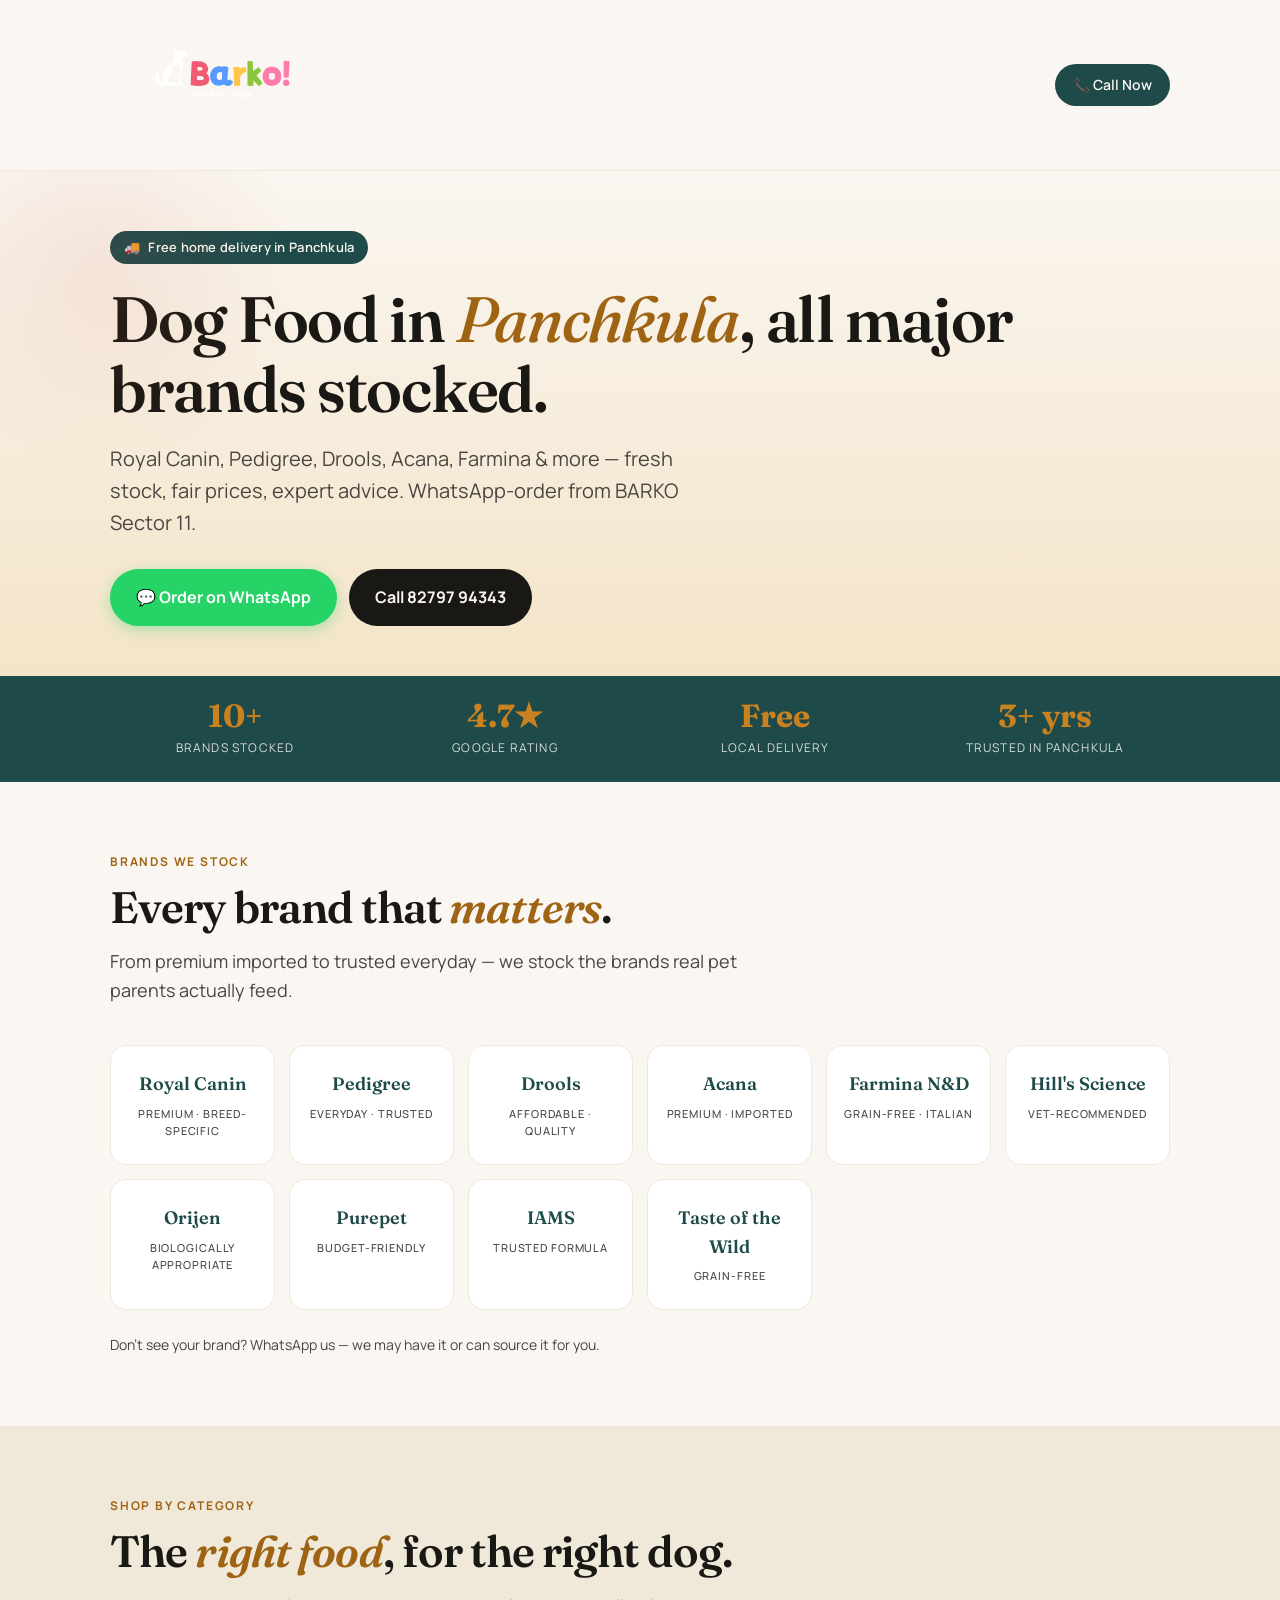
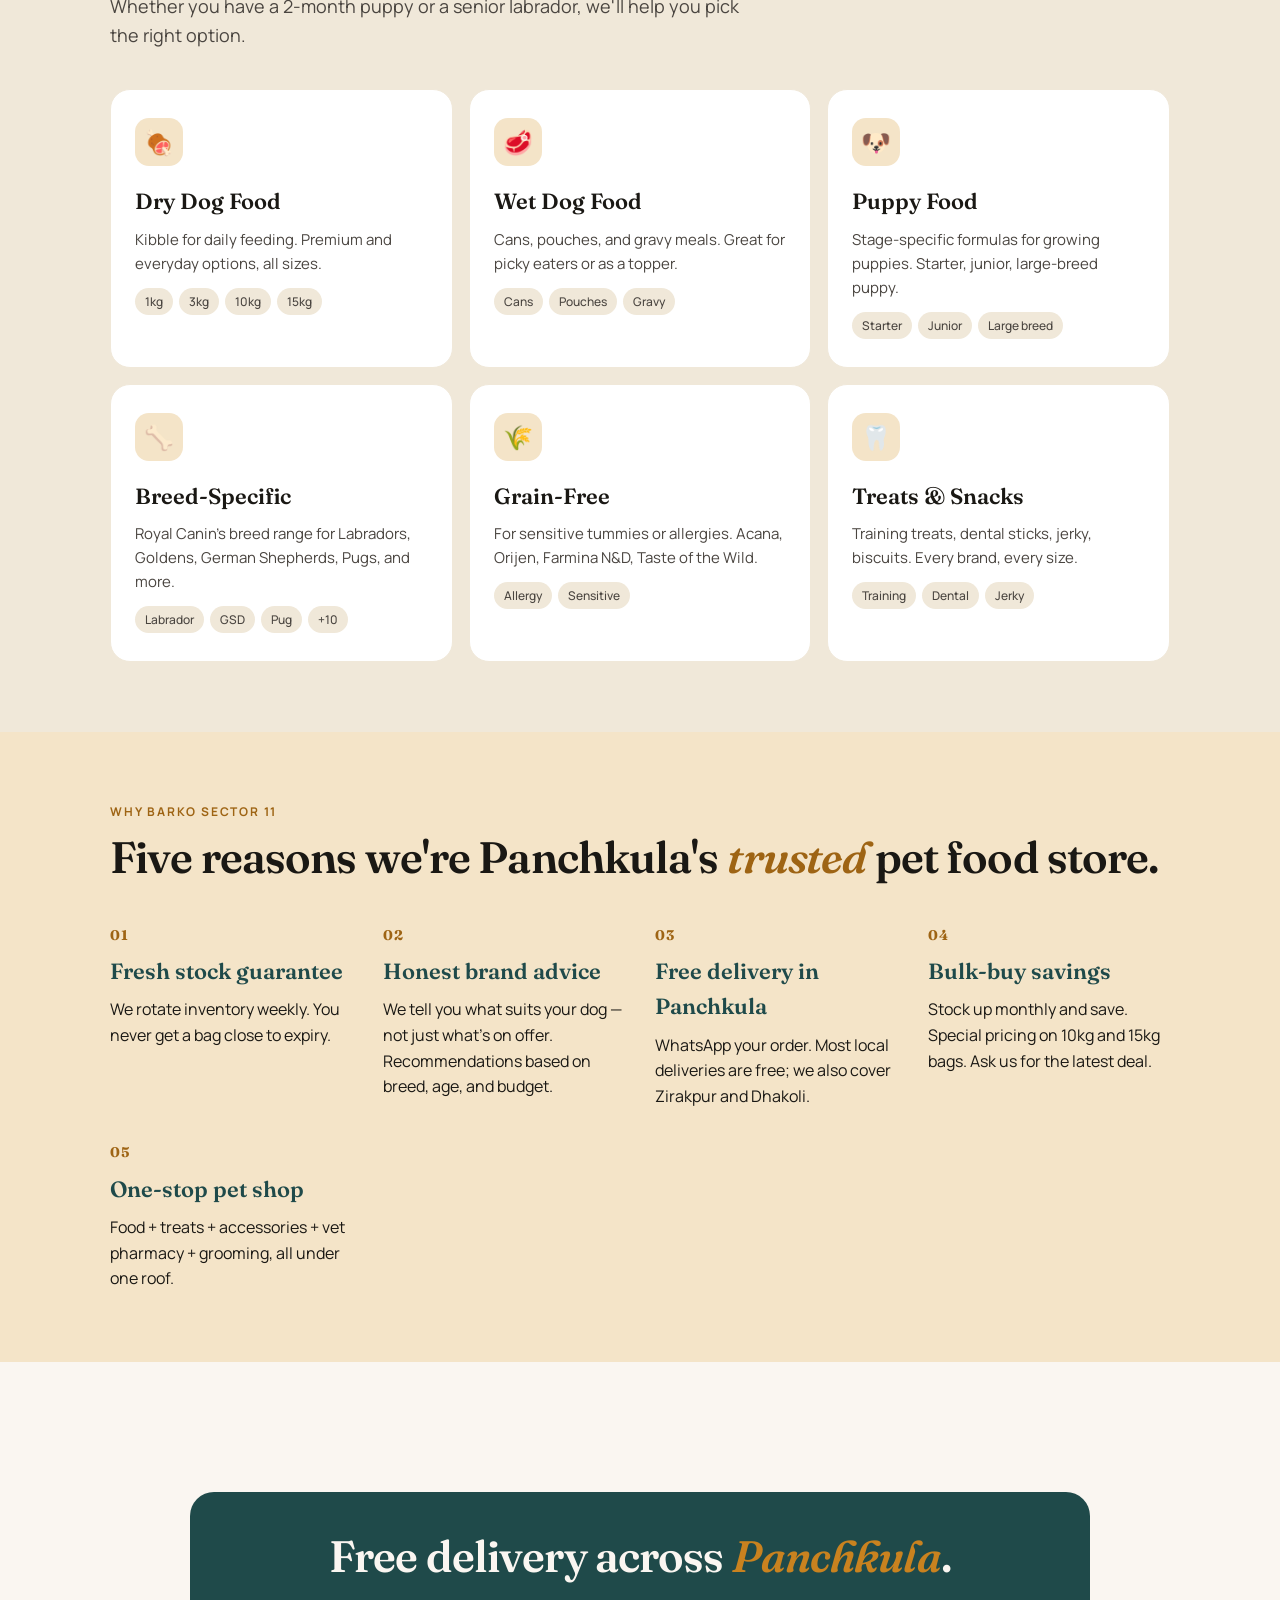
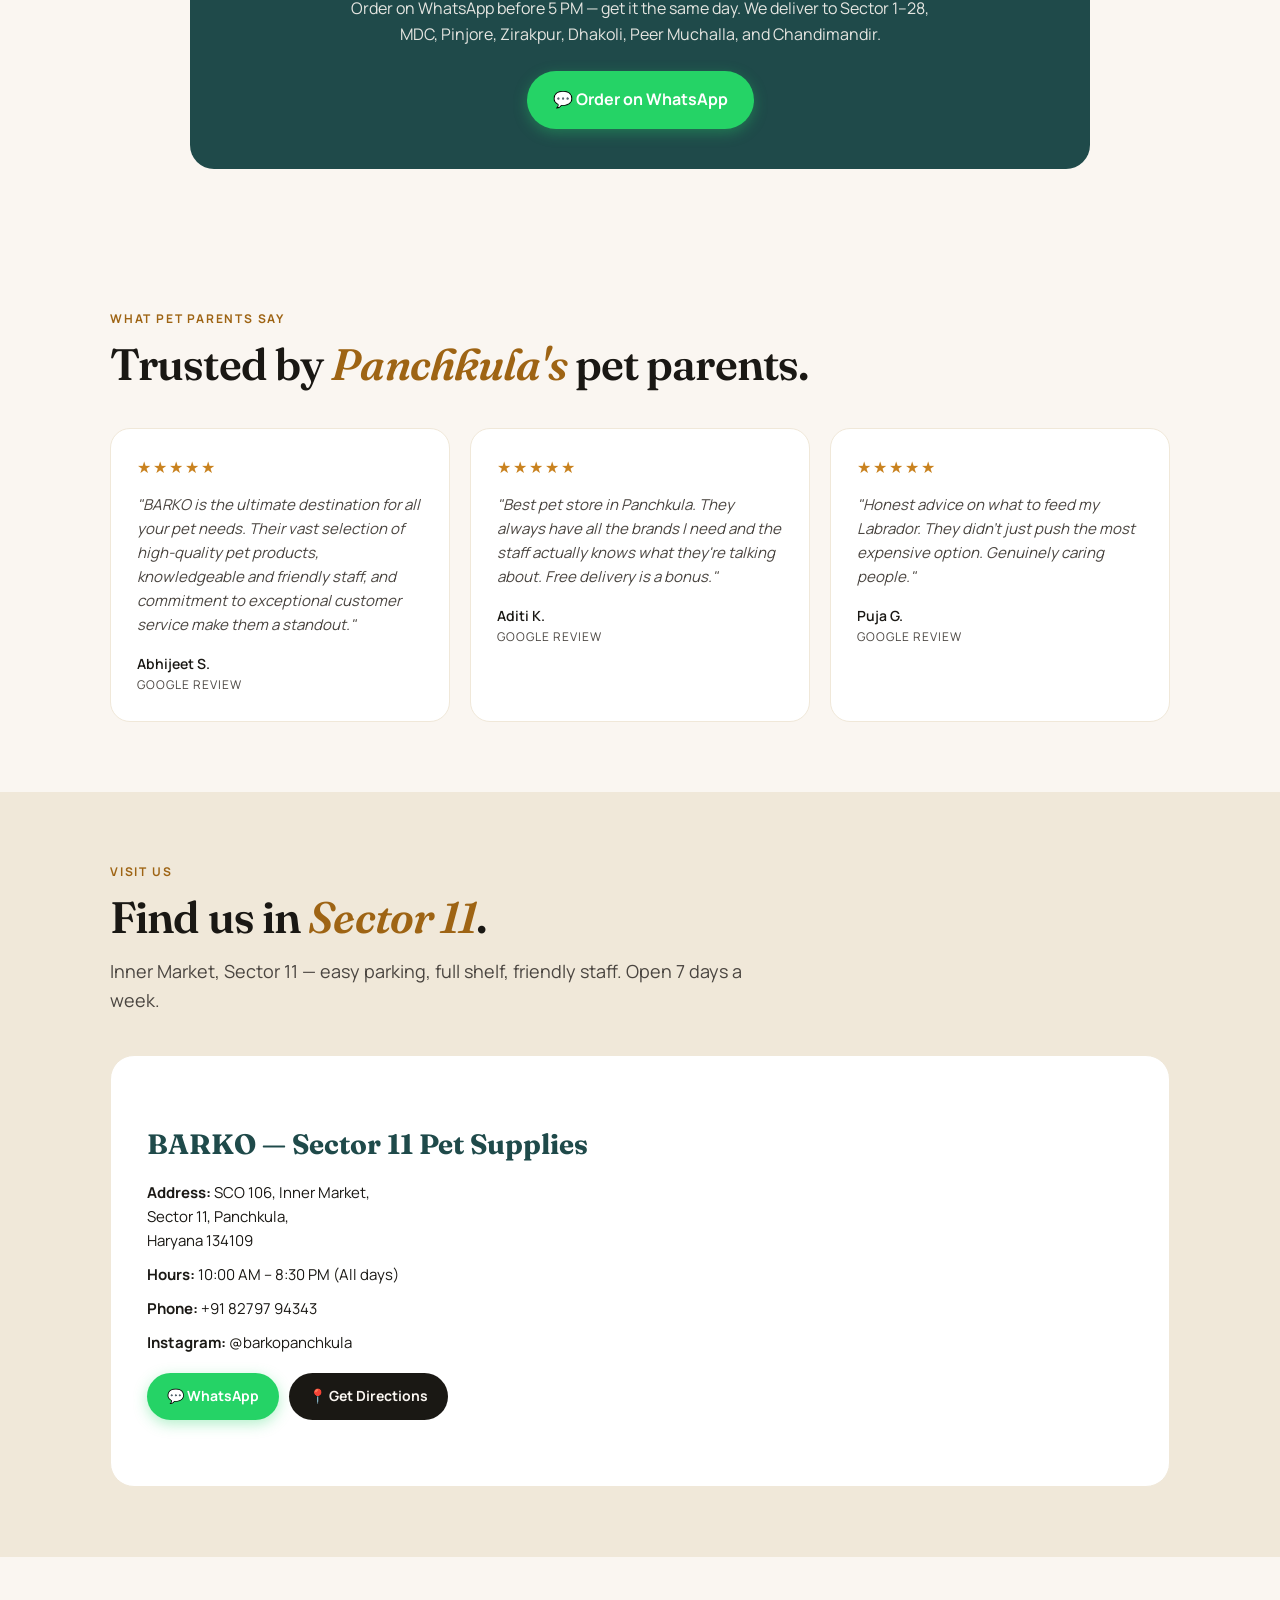
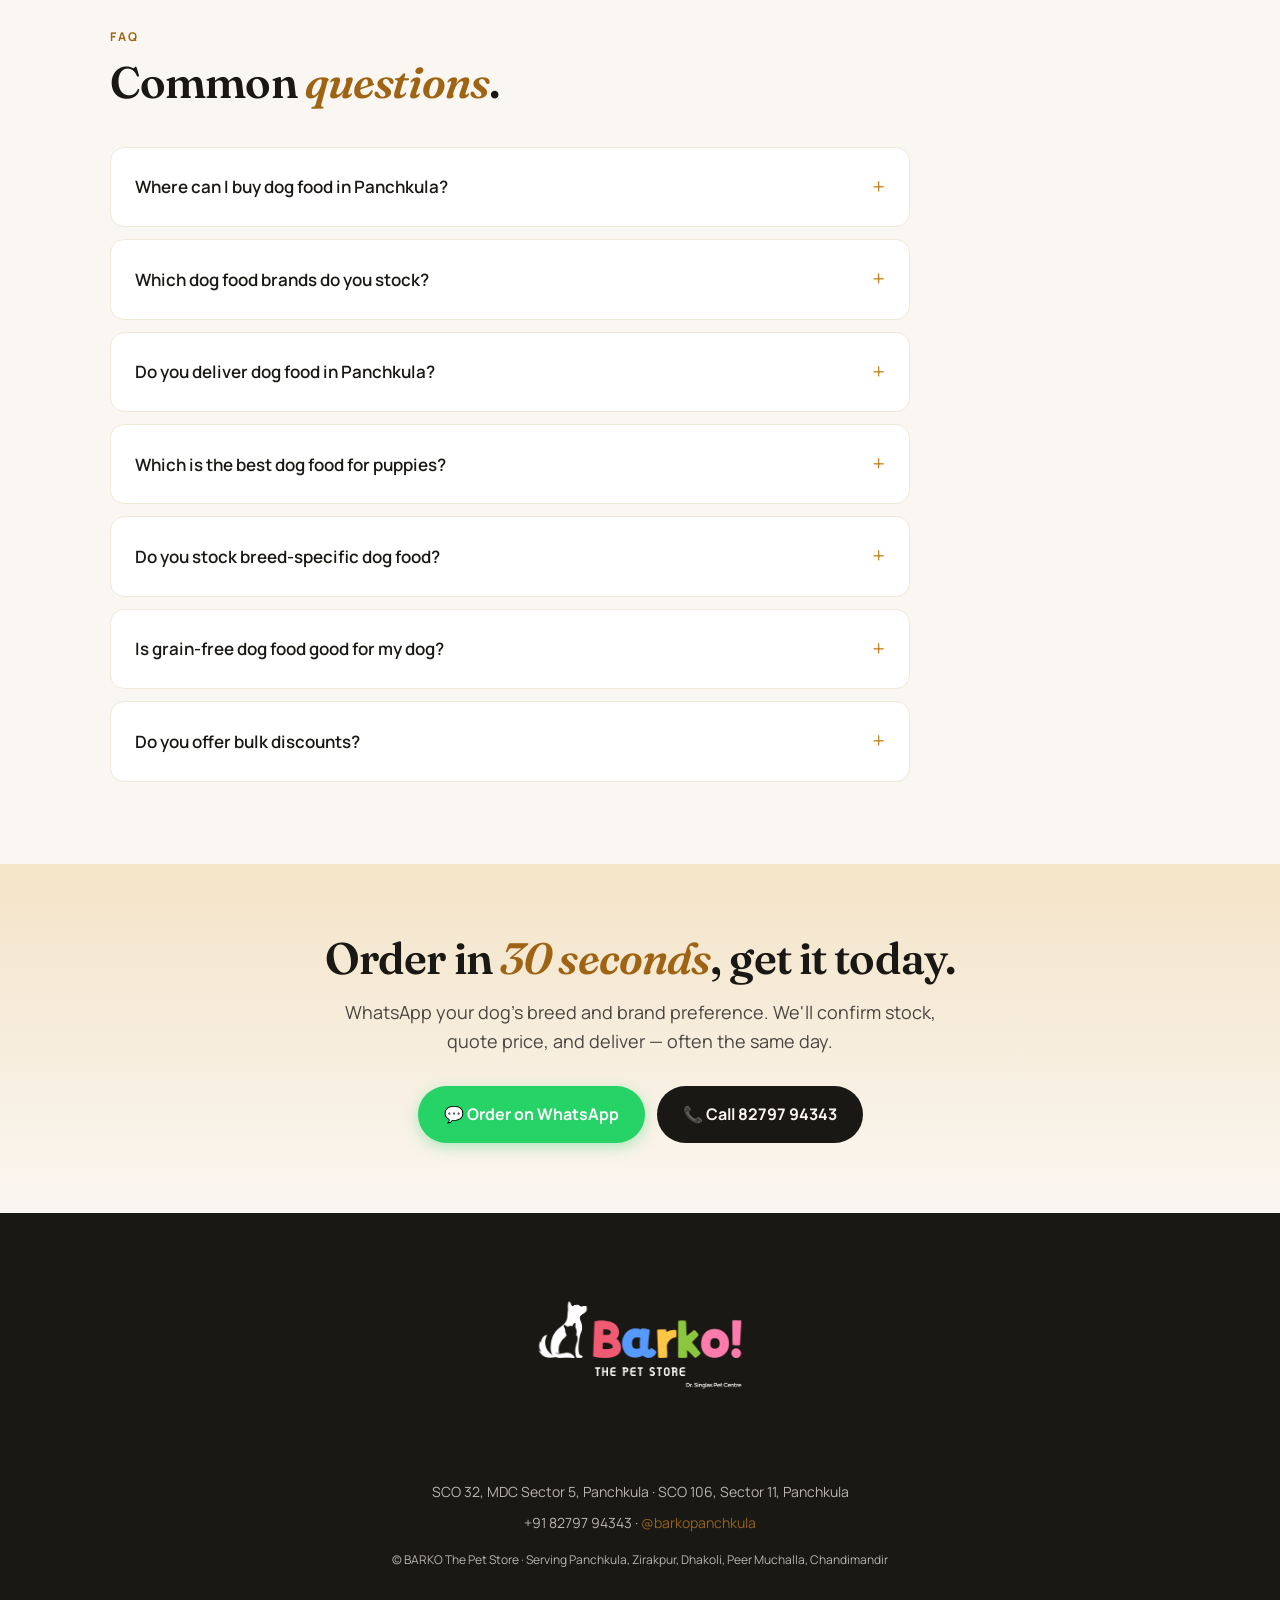
<file: dog-food-panchkula/index.html>
<!DOCTYPE html>
<html lang="en">
<head>
<meta charset="UTF-8">
<meta name="viewport" content="width=device-width, initial-scale=1.0">
<title>Dog Food in Panchkula | BARKO — Royal Canin, Pedigree, Drools & More</title>
<meta name="description" content="Buy dog food in Panchkula at BARKO Sector 11. Royal Canin, Pedigree, Drools, Acana, Farmina & more. Puppy, adult, breed-specific. Free delivery in Panchkula.">
<link rel="canonical" href="https://barkopetstore.com/dog-food-panchkula/">

<!-- Open Graph -->
<meta property="og:title" content="Dog Food in Panchkula | BARKO Sector 11">
<meta property="og:description" content="All major dog food brands at BARKO Sector 11. Royal Canin, Pedigree, Drools, Acana, Farmina. Free local delivery.">
<meta property="og:type" content="website">
<meta property="og:url" content="https://barkopetstore.com/dog-food-panchkula/">
<meta property="og:site_name" content="BARKO The Pet Store">

<!-- Twitter -->
<meta name="twitter:card" content="summary_large_image">
<meta name="twitter:title" content="Dog Food in Panchkula | BARKO Sector 11">
<meta name="twitter:description" content="All major dog food brands at BARKO Sector 11. Free local delivery.">

<!-- Keywords -->
<meta name="keywords" content="dog food panchkula, dog food near me, royal canin panchkula, pedigree panchkula, drools dog food panchkula, acana panchkula, farmina panchkula, puppy food panchkula, dog food delivery panchkula, pet food store panchkula, dry dog food, wet dog food">

<!-- Fonts -->
<link rel="preconnect" href="https://fonts.googleapis.com">
<link rel="preconnect" href="https://fonts.gstatic.com" crossorigin>
<link href="https://fonts.googleapis.com/css2?family=Fraunces:opsz,wght@9..144,400;9..144,500;9..144,600;9..144,700;9..144,800&family=Manrope:wght@400;500;600;700&display=swap" rel="stylesheet">

<!-- LocalBusiness Schema -->
<script type="application/ld+json">
{
  "@context": "https://schema.org",
  "@type": "PetStore",
  "@id": "https://barkopetstore.com/dog-food-panchkula/#sector11",
  "name": "BARKO The Pet Store — Sector 11 (Dog Food & Supplies)",
  "image": "https://barkopetstore.com/og-image.jpg",
  "url": "https://barkopetstore.com/dog-food-panchkula/",
  "telephone": "+91-82797-94343",
  "priceRange": "₹₹",
  "address": {
    "@type": "PostalAddress",
    "streetAddress": "SCO 106, Inner Market, Sector 11",
    "addressLocality": "Panchkula",
    "addressRegion": "Haryana",
    "postalCode": "134109",
    "addressCountry": "IN"
  },
  "geo": {
    "@type": "GeoCoordinates",
    "latitude": 30.7048,
    "longitude": 76.8526
  },
  "openingHoursSpecification": [{
    "@type": "OpeningHoursSpecification",
    "dayOfWeek": ["Monday","Tuesday","Wednesday","Thursday","Friday","Saturday","Sunday"],
    "opens": "10:00",
    "closes": "20:30"
  }],
  "areaServed": ["Panchkula","Zirakpur","Dhakoli","Peer Muchalla","Chandimandir"],
  "aggregateRating": {
    "@type": "AggregateRating",
    "ratingValue": "4.7",
    "reviewCount": "192"
  },
  "department": [
    {"@type":"Store","name":"Dry Dog Food"},
    {"@type":"Store","name":"Wet Dog Food"},
    {"@type":"Store","name":"Puppy Food"},
    {"@type":"Store","name":"Breed-Specific Food"},
    {"@type":"Store","name":"Treats & Snacks"}
  ]
}
</script>

<!-- FAQ Schema -->
<script type="application/ld+json">
{
  "@context": "https://schema.org",
  "@type": "FAQPage",
  "mainEntity": [
    {
      "@type": "Question",
      "name": "Where can I buy dog food in Panchkula?",
      "acceptedAnswer": {
        "@type": "Answer",
        "text": "BARKO The Pet Store at SCO 106, Sector 11, Panchkula stocks all major dog food brands including Royal Canin, Pedigree, Drools, Acana, Farmina, and more. 4.7★ rated with 190+ Google reviews. Free local delivery available."
      }
    },
    {
      "@type": "Question",
      "name": "Which dog food brands do you stock?",
      "acceptedAnswer": {
        "@type": "Answer",
        "text": "We stock Royal Canin, Pedigree, Drools, Acana, Farmina N&D, Hill's Science Plan, Orijen, Purepet, IAMS, Taste of the Wild, and breed-specific formulas. WhatsApp us to check availability of a specific SKU."
      }
    },
    {
      "@type": "Question",
      "name": "Do you deliver dog food in Panchkula?",
      "acceptedAnswer": {
        "@type": "Answer",
        "text": "Yes. Free home delivery within Panchkula on most orders. We also deliver to Zirakpur, Dhakoli, Peer Muchalla, and Chandimandir. WhatsApp us on 82797 94343 to place an order."
      }
    },
    {
      "@type": "Question",
      "name": "Which is the best dog food for puppies?",
      "acceptedAnswer": {
        "@type": "Answer",
        "text": "It depends on breed, size, and any health concerns. We carry puppy-specific formulas from Royal Canin, Pedigree, Drools, and Farmina. WhatsApp us with your puppy's breed and age — we'll recommend the right option."
      }
    },
    {
      "@type": "Question",
      "name": "Do you stock breed-specific dog food?",
      "acceptedAnswer": {
        "@type": "Answer",
        "text": "Yes. Royal Canin breed-specific range (Labrador, Golden Retriever, German Shepherd, Pug, Beagle, Shih Tzu, etc.) is available at BARKO Sector 11."
      }
    }
  ]
}
</script>

<style>
  :root {
    --amber: #C9821F;
    --amber-deep: #9E6414;
    --amber-soft: #F4E4C8;
    --teal: #1F4A4A;
    --teal-light: #2E6B6B;
    --cream: #FAF6F1;
    --cream-deep: #F0E8D9;
    --ink: #1A1814;
    --ink-soft: #4A4540;
    --whatsapp: #25D366;
    --whatsapp-dark: #128C7E;
    --terracotta: #C45A3B;
  }

  * { margin: 0; padding: 0; box-sizing: border-box; }
  html { scroll-behavior: smooth; }

  body {
    font-family: 'Manrope', -apple-system, BlinkMacSystemFont, sans-serif;
    background: var(--cream);
    color: var(--ink);
    line-height: 1.6;
    font-size: 16px;
    -webkit-font-smoothing: antialiased;
    padding-bottom: 80px;
  }

  .display { font-family: 'Fraunces', Georgia, serif; font-weight: 600; letter-spacing: -0.02em; line-height: 1.1; }
  .container { max-width: 1100px; margin: 0 auto; padding: 0 20px; }

  header {
    background: var(--cream);
    padding: 16px 0;
    border-bottom: 1px solid var(--cream-deep);
    position: sticky;
    top: 0;
    z-index: 100;
    backdrop-filter: blur(8px);
    background: rgba(250, 246, 241, 0.95);
  }
  .nav { display: flex; justify-content: space-between; align-items: center; }
  .logo { font-family: 'Fraunces', serif; font-weight: 800; font-size: 22px; color: var(--teal); letter-spacing: -0.02em; }
  .logo span { color: var(--amber); }
  .call-btn {
    background: var(--teal);
    color: var(--cream);
    padding: 10px 18px;
    border-radius: 999px;
    text-decoration: none;
    font-weight: 600;
    font-size: 14px;
    display: inline-flex;
    align-items: center;
    gap: 6px;
    transition: transform .2s;
  }
  .call-btn:hover { transform: translateY(-1px); }

  .hero {
    padding: 60px 0 50px;
    background: linear-gradient(180deg, var(--cream) 0%, var(--amber-soft) 100%);
    position: relative;
    overflow: hidden;
  }
  .hero::before {
    content: "";
    position: absolute;
    top: -100px;
    left: -100px;
    width: 400px;
    height: 400px;
    background: radial-gradient(circle, rgba(196, 90, 59, 0.1) 0%, transparent 70%);
    border-radius: 50%;
  }
  .badge {
    display: inline-flex;
    align-items: center;
    gap: 8px;
    background: var(--teal);
    color: var(--cream);
    padding: 6px 14px;
    border-radius: 999px;
    font-size: 13px;
    font-weight: 600;
    margin-bottom: 20px;
    letter-spacing: 0.02em;
  }
  .badge::before { content: "🚚"; }
  h1 {
    font-size: clamp(38px, 7vw, 64px);
    margin-bottom: 18px;
    color: var(--ink);
  }
  h1 em { font-style: italic; color: var(--amber-deep); font-weight: 500; }
  .hero-sub {
    font-size: clamp(17px, 2.5vw, 20px);
    color: var(--ink-soft);
    max-width: 580px;
    margin-bottom: 30px;
  }
  .cta-row { display: flex; gap: 12px; flex-wrap: wrap; }
  .cta {
    display: inline-flex;
    align-items: center;
    gap: 10px;
    padding: 16px 26px;
    border-radius: 999px;
    text-decoration: none;
    font-weight: 700;
    font-size: 16px;
    transition: all .2s;
  }
  .cta-primary { background: var(--whatsapp); color: white; box-shadow: 0 4px 14px rgba(37, 211, 102, 0.35); }
  .cta-primary:hover { background: var(--whatsapp-dark); transform: translateY(-2px); }
  .cta-secondary { background: var(--ink); color: var(--cream); }
  .cta-secondary:hover { transform: translateY(-2px); }

  .trust {
    background: var(--teal);
    color: var(--cream);
    padding: 24px 0;
  }
  .trust-grid {
    display: grid;
    grid-template-columns: repeat(4, 1fr);
    gap: 20px;
    text-align: center;
  }
  .trust-num {
    font-family: 'Fraunces', serif;
    font-size: 32px;
    font-weight: 700;
    color: var(--amber);
    line-height: 1;
  }
  .trust-label {
    font-size: 12px;
    text-transform: uppercase;
    letter-spacing: 0.1em;
    margin-top: 6px;
    opacity: 0.85;
  }

  section { padding: 70px 0; }
  .eyebrow {
    font-size: 12px;
    text-transform: uppercase;
    letter-spacing: 0.15em;
    color: var(--amber-deep);
    font-weight: 700;
    margin-bottom: 12px;
  }
  h2 {
    font-family: 'Fraunces', serif;
    font-size: clamp(30px, 5vw, 44px);
    font-weight: 600;
    letter-spacing: -0.02em;
    line-height: 1.15;
    margin-bottom: 16px;
    color: var(--ink);
  }
  h2 em { font-style: italic; color: var(--amber-deep); }
  .lead { font-size: 18px; color: var(--ink-soft); max-width: 640px; margin-bottom: 40px; }

  /* Brand grid */
  .brands {
    display: grid;
    grid-template-columns: repeat(auto-fit, minmax(160px, 1fr));
    gap: 14px;
  }
  .brand {
    background: white;
    border: 1px solid var(--cream-deep);
    border-radius: 16px;
    padding: 24px 16px;
    text-align: center;
    font-family: 'Fraunces', serif;
    font-weight: 600;
    font-size: 18px;
    color: var(--teal);
    transition: all .2s;
  }
  .brand:hover {
    border-color: var(--amber);
    transform: translateY(-3px);
    box-shadow: 0 10px 24px rgba(26, 24, 20, 0.06);
  }
  .brand small {
    display: block;
    font-family: 'Manrope', sans-serif;
    font-size: 11px;
    color: var(--ink-soft);
    margin-top: 6px;
    text-transform: uppercase;
    letter-spacing: 0.08em;
    font-weight: 500;
  }

  /* Categories */
  .categories {
    display: grid;
    grid-template-columns: repeat(auto-fit, minmax(260px, 1fr));
    gap: 16px;
    margin-top: 40px;
  }
  .cat-card {
    background: white;
    border: 1px solid var(--cream-deep);
    border-radius: 20px;
    padding: 28px 24px;
    transition: all .3s;
  }
  .cat-card:hover {
    transform: translateY(-4px);
    border-color: var(--amber);
    box-shadow: 0 12px 30px rgba(26, 24, 20, 0.08);
  }
  .cat-icon {
    width: 48px;
    height: 48px;
    background: var(--amber-soft);
    border-radius: 14px;
    display: flex;
    align-items: center;
    justify-content: center;
    font-size: 24px;
    margin-bottom: 18px;
  }
  .cat-card h3 {
    font-family: 'Fraunces', serif;
    font-size: 22px;
    font-weight: 600;
    margin-bottom: 8px;
    color: var(--ink);
  }
  .cat-card p { color: var(--ink-soft); font-size: 15px; margin-bottom: 12px; }
  .cat-tags { display: flex; flex-wrap: wrap; gap: 6px; }
  .tag {
    background: var(--cream-deep);
    padding: 4px 10px;
    border-radius: 999px;
    font-size: 12px;
    color: var(--ink-soft);
    font-weight: 500;
  }

  /* Why */
  .why { background: var(--amber-soft); }
  .why-grid {
    display: grid;
    grid-template-columns: repeat(auto-fit, minmax(240px, 1fr));
    gap: 30px;
    margin-top: 40px;
  }
  .why-item h3 {
    font-family: 'Fraunces', serif;
    font-size: 22px;
    font-weight: 600;
    margin-bottom: 8px;
    color: var(--teal);
  }
  .why-num {
    display: inline-block;
    font-family: 'Fraunces', serif;
    font-size: 14px;
    color: var(--amber-deep);
    font-weight: 700;
    margin-bottom: 8px;
    letter-spacing: 0.1em;
  }

  /* Delivery banner */
  .delivery {
    background: var(--teal);
    color: var(--cream);
    border-radius: 24px;
    padding: 40px;
    margin: 60px auto 0;
    max-width: 900px;
    text-align: center;
  }
  .delivery h2 { color: var(--cream); }
  .delivery em { color: var(--amber); }
  .delivery p { opacity: 0.9; max-width: 600px; margin: 0 auto; }

  /* Reviews */
  .reviews-grid {
    display: grid;
    grid-template-columns: repeat(auto-fit, minmax(280px, 1fr));
    gap: 20px;
    margin-top: 40px;
  }
  .review {
    background: white;
    border-radius: 20px;
    padding: 26px;
    border: 1px solid var(--cream-deep);
  }
  .stars { color: var(--amber); margin-bottom: 12px; letter-spacing: 2px; }
  .review p { font-style: italic; color: var(--ink-soft); margin-bottom: 16px; font-size: 15px; }
  .review-author { font-weight: 600; font-size: 14px; }
  .review-meta { font-size: 12px; color: var(--ink-soft); text-transform: uppercase; letter-spacing: 0.08em; }

  /* Location */
  .location {
    background: white;
    border: 1px solid var(--cream-deep);
    border-radius: 24px;
    padding: 36px;
    display: grid;
    grid-template-columns: 1fr 1fr;
    gap: 30px;
    align-items: center;
    margin-top: 30px;
  }
  .location-info h3 {
    font-family: 'Fraunces', serif;
    font-size: 28px;
    color: var(--teal);
    margin-bottom: 14px;
  }
  .location-info p { margin-bottom: 10px; font-size: 15px; }
  .location-info strong { color: var(--ink); }
  .location-cta { margin-top: 18px; display: flex; gap: 10px; flex-wrap: wrap; }
  .map-wrap {
    border-radius: 16px;
    overflow: hidden;
    aspect-ratio: 4/3;
  }
  .map-wrap iframe { width: 100%; height: 100%; border: 0; }

  /* FAQ */
  .faq-list { max-width: 800px; margin-top: 40px; }
  details {
    background: white;
    border: 1px solid var(--cream-deep);
    border-radius: 14px;
    padding: 20px 24px;
    margin-bottom: 12px;
    cursor: pointer;
    transition: all .2s;
  }
  details:hover { border-color: var(--amber); }
  details[open] { border-color: var(--amber); }
  summary {
    font-weight: 600;
    font-size: 17px;
    color: var(--ink);
    list-style: none;
    display: flex;
    justify-content: space-between;
    align-items: center;
  }
  summary::-webkit-details-marker { display: none; }
  summary::after {
    content: "+";
    font-family: 'Fraunces', serif;
    font-size: 24px;
    color: var(--amber);
    transition: transform .2s;
  }
  details[open] summary::after { content: "−"; }
  details p {
    margin-top: 14px;
    color: var(--ink-soft);
    font-size: 15px;
    line-height: 1.65;
  }

  .final-cta {
    text-align: center;
    background: linear-gradient(180deg, var(--amber-soft) 0%, var(--cream) 100%);
  }
  .final-cta h2 { max-width: 700px; margin-left: auto; margin-right: auto; }
  .final-cta .cta-row { justify-content: center; margin-top: 30px; }

  footer {
    background: var(--ink);
    color: var(--cream);
    padding: 40px 0 30px;
    text-align: center;
  }
  footer .logo { color: var(--cream); margin-bottom: 14px; display: block; }
  footer p { font-size: 14px; opacity: 0.7; margin-bottom: 8px; }
  footer a { color: var(--amber); text-decoration: none; }

  .sticky-cta {
    position: fixed;
    bottom: 0;
    left: 0;
    right: 0;
    background: white;
    padding: 12px 16px;
    border-top: 1px solid var(--cream-deep);
    z-index: 200;
    display: none;
    gap: 8px;
    box-shadow: 0 -4px 20px rgba(0,0,0,0.08);
  }
  .sticky-cta a {
    flex: 1;
    padding: 14px;
    text-align: center;
    border-radius: 12px;
    text-decoration: none;
    font-weight: 700;
    font-size: 15px;
  }
  .sticky-wa { background: var(--whatsapp); color: white; }
  .sticky-call { background: var(--teal); color: white; }

  @media (max-width: 768px) {
    .trust-grid { grid-template-columns: repeat(2, 1fr); gap: 24px; }
    .location { grid-template-columns: 1fr; padding: 24px; }
    .sticky-cta { display: flex; }
    section { padding: 50px 0; }
    .hero { padding: 40px 0 50px; }
    .delivery { padding: 30px 24px; margin: 40px 16px 0; }
  }
</style>
</head>
<body>

<header>
  <div class="container nav">
    <a href="https://barkopetstore.com" class="logo"><img src="../images/logo-light.png" alt="Barko Logo" style="height:128px; width:auto; object-fit:contain; margin-right:8px;"></a>
    <a href="tel:+918279794343" class="call-btn">📞 Call Now</a>
  </div>
</header>

<section class="hero">
  <div class="container">
    <span class="badge">Free home delivery in Panchkula</span>
    <h1 class="display">Dog Food in <em>Panchkula</em>, all major brands stocked.</h1>
    <p class="hero-sub">Royal Canin, Pedigree, Drools, Acana, Farmina & more — fresh stock, fair prices, expert advice. WhatsApp-order from BARKO Sector 11.</p>
    <div class="cta-row">
      <a href="https://wa.me/918279794343?text=Hi%20BARKO%2C%20I%27d%20like%20to%20order%20dog%20food%20from%20your%20Sector%2011%20store.%20My%20dog%27s%20breed%20is%20" class="cta cta-primary">
        💬 Order on WhatsApp
      </a>
      <a href="tel:+918279794343" class="cta cta-secondary">
        Call 82797 94343
      </a>
    </div>
  </div>
</section>

<div class="trust">
  <div class="container trust-grid">
    <div>
      <div class="trust-num">10+</div>
      <div class="trust-label">Brands Stocked</div>
    </div>
    <div>
      <div class="trust-num">4.7★</div>
      <div class="trust-label">Google Rating</div>
    </div>
    <div>
      <div class="trust-num">Free</div>
      <div class="trust-label">Local Delivery</div>
    </div>
    <div>
      <div class="trust-num">3+ yrs</div>
      <div class="trust-label">Trusted in Panchkula</div>
    </div>
  </div>
</div>

<section>
  <div class="container">
    <div class="eyebrow">Brands we stock</div>
    <h2 class="display">Every brand that <em>matters</em>.</h2>
    <p class="lead">From premium imported to trusted everyday — we stock the brands real pet parents actually feed.</p>
    <div class="brands">
      <div class="brand">Royal Canin<small>Premium · Breed-specific</small></div>
      <div class="brand">Pedigree<small>Everyday · Trusted</small></div>
      <div class="brand">Drools<small>Affordable · Quality</small></div>
      <div class="brand">Acana<small>Premium · Imported</small></div>
      <div class="brand">Farmina N&D<small>Grain-free · Italian</small></div>
      <div class="brand">Hill's Science<small>Vet-recommended</small></div>
      <div class="brand">Orijen<small>Biologically appropriate</small></div>
      <div class="brand">Purepet<small>Budget-friendly</small></div>
      <div class="brand">IAMS<small>Trusted formula</small></div>
      <div class="brand">Taste of the Wild<small>Grain-free</small></div>
    </div>
    <p style="margin-top: 24px; font-size: 14px; color: var(--ink-soft);">Don't see your brand? WhatsApp us — we may have it or can source it for you.</p>
  </div>
</section>

<section style="background: var(--cream-deep);">
  <div class="container">
    <div class="eyebrow">Shop by category</div>
    <h2 class="display">The <em>right food</em>, for the right dog.</h2>
    <p class="lead">Whether you have a 2-month puppy or a senior labrador, we'll help you pick the right option.</p>
    <div class="categories">
      <div class="cat-card">
        <div class="cat-icon">🍖</div>
        <h3>Dry Dog Food</h3>
        <p>Kibble for daily feeding. Premium and everyday options, all sizes.</p>
        <div class="cat-tags">
          <span class="tag">1kg</span><span class="tag">3kg</span><span class="tag">10kg</span><span class="tag">15kg</span>
        </div>
      </div>
      <div class="cat-card">
        <div class="cat-icon">🥩</div>
        <h3>Wet Dog Food</h3>
        <p>Cans, pouches, and gravy meals. Great for picky eaters or as a topper.</p>
        <div class="cat-tags">
          <span class="tag">Cans</span><span class="tag">Pouches</span><span class="tag">Gravy</span>
        </div>
      </div>
      <div class="cat-card">
        <div class="cat-icon">🐶</div>
        <h3>Puppy Food</h3>
        <p>Stage-specific formulas for growing puppies. Starter, junior, large-breed puppy.</p>
        <div class="cat-tags">
          <span class="tag">Starter</span><span class="tag">Junior</span><span class="tag">Large breed</span>
        </div>
      </div>
      <div class="cat-card">
        <div class="cat-icon">🦴</div>
        <h3>Breed-Specific</h3>
        <p>Royal Canin's breed range for Labradors, Goldens, German Shepherds, Pugs, and more.</p>
        <div class="cat-tags">
          <span class="tag">Labrador</span><span class="tag">GSD</span><span class="tag">Pug</span><span class="tag">+10</span>
        </div>
      </div>
      <div class="cat-card">
        <div class="cat-icon">🌾</div>
        <h3>Grain-Free</h3>
        <p>For sensitive tummies or allergies. Acana, Orijen, Farmina N&D, Taste of the Wild.</p>
        <div class="cat-tags">
          <span class="tag">Allergy</span><span class="tag">Sensitive</span>
        </div>
      </div>
      <div class="cat-card">
        <div class="cat-icon">🦷</div>
        <h3>Treats & Snacks</h3>
        <p>Training treats, dental sticks, jerky, biscuits. Every brand, every size.</p>
        <div class="cat-tags">
          <span class="tag">Training</span><span class="tag">Dental</span><span class="tag">Jerky</span>
        </div>
      </div>
    </div>
  </div>
</section>

<section class="why">
  <div class="container">
    <div class="eyebrow">Why BARKO Sector 11</div>
    <h2 class="display">Five reasons we're Panchkula's <em>trusted</em> pet food store.</h2>
    <div class="why-grid">
      <div class="why-item">
        <div class="why-num">01</div>
        <h3>Fresh stock guarantee</h3>
        <p>We rotate inventory weekly. You never get a bag close to expiry.</p>
      </div>
      <div class="why-item">
        <div class="why-num">02</div>
        <h3>Honest brand advice</h3>
        <p>We tell you what suits your dog — not just what's on offer. Recommendations based on breed, age, and budget.</p>
      </div>
      <div class="why-item">
        <div class="why-num">03</div>
        <h3>Free delivery in Panchkula</h3>
        <p>WhatsApp your order. Most local deliveries are free; we also cover Zirakpur and Dhakoli.</p>
      </div>
      <div class="why-item">
        <div class="why-num">04</div>
        <h3>Bulk-buy savings</h3>
        <p>Stock up monthly and save. Special pricing on 10kg and 15kg bags. Ask us for the latest deal.</p>
      </div>
      <div class="why-item">
        <div class="why-num">05</div>
        <h3>One-stop pet shop</h3>
        <p>Food + treats + accessories + vet pharmacy + grooming, all under one roof.</p>
      </div>
    </div>
  </div>
</section>

<section>
  <div class="container">
    <div class="delivery">
      <h2 class="display">Free delivery across <em>Panchkula</em>.</h2>
      <p>Order on WhatsApp before 5 PM — get it the same day. We deliver to Sector 1–28, MDC, Pinjore, Zirakpur, Dhakoli, Peer Muchalla, and Chandimandir.</p>
      <div class="cta-row" style="justify-content: center; margin-top: 24px;">
        <a href="https://wa.me/918279794343?text=Hi%20BARKO%2C%20I%27d%20like%20to%20order%20dog%20food%20for%20home%20delivery." class="cta cta-primary">💬 Order on WhatsApp</a>
      </div>
    </div>
  </div>
</section>

<section>
  <div class="container">
    <div class="eyebrow">What pet parents say</div>
    <h2 class="display">Trusted by <em>Panchkula's</em> pet parents.</h2>
    <div class="reviews-grid">
      <div class="review">
        <div class="stars">★★★★★</div>
        <p>"BARKO is the ultimate destination for all your pet needs. Their vast selection of high-quality pet products, knowledgeable and friendly staff, and commitment to exceptional customer service make them a standout."</p>
        <div class="review-author">Abhijeet S.</div>
        <div class="review-meta">Google Review</div>
      </div>
      <div class="review">
        <div class="stars">★★★★★</div>
        <p>"Best pet store in Panchkula. They always have all the brands I need and the staff actually knows what they're talking about. Free delivery is a bonus."</p>
        <div class="review-author">Aditi K.</div>
        <div class="review-meta">Google Review</div>
      </div>
      <div class="review">
        <div class="stars">★★★★★</div>
        <p>"Honest advice on what to feed my Labrador. They didn't just push the most expensive option. Genuinely caring people."</p>
        <div class="review-author">Puja G.</div>
        <div class="review-meta">Google Review</div>
      </div>
    </div>
  </div>
</section>

<section style="background: var(--cream-deep);">
  <div class="container">
    <div class="eyebrow">Visit us</div>
    <h2 class="display">Find us in <em>Sector 11</em>.</h2>
    <p class="lead">Inner Market, Sector 11 — easy parking, full shelf, friendly staff. Open 7 days a week.</p>
    <div class="location">
      <div class="location-info">
        <h3>BARKO — Sector 11 Pet Supplies</h3>
        <p><strong>Address:</strong> SCO 106, Inner Market,<br>Sector 11, Panchkula,<br>Haryana 134109</p>
        <p><strong>Hours:</strong> 10:00 AM – 8:30 PM (All days)</p>
        <p><strong>Phone:</strong> +91 82797 94343</p>
        <p><strong>Instagram:</strong> @barkopanchkula</p>
        <div class="location-cta">
          <a href="https://wa.me/918279794343?text=Hi%20BARKO%2C%20I%27d%20like%20to%20order%20dog%20food%20from%20your%20Sector%2011%20store." class="cta cta-primary" style="padding: 12px 20px; font-size: 14px;">💬 WhatsApp</a>
          <a href="https://maps.google.com/?q=BARKO+The+Pet+Store+Sector+11+Panchkula" class="cta cta-secondary" style="padding: 12px 20px; font-size: 14px;">📍 Get Directions</a>
        </div>
      </div>
      <div class="map-wrap">
        <iframe src="https://www.google.com/maps?q=SCO+106+Inner+Market+Sector+11+Panchkula&output=embed" loading="lazy"></iframe>
      </div>
    </div>
  </div>
</section>

<section>
  <div class="container">
    <div class="eyebrow">FAQ</div>
    <h2 class="display">Common <em>questions</em>.</h2>
    <div class="faq-list">
      <details>
        <summary>Where can I buy dog food in Panchkula?</summary>
        <p>BARKO The Pet Store at SCO 106, Sector 11, Panchkula stocks all major dog food brands including Royal Canin, Pedigree, Drools, Acana, Farmina, and more. 4.7★ rated with 190+ Google reviews. Free local delivery available.</p>
      </details>
      <details>
        <summary>Which dog food brands do you stock?</summary>
        <p>We stock Royal Canin, Pedigree, Drools, Acana, Farmina N&D, Hill's Science Plan, Orijen, Purepet, IAMS, Taste of the Wild, and breed-specific formulas. WhatsApp us to check availability of a specific SKU.</p>
      </details>
      <details>
        <summary>Do you deliver dog food in Panchkula?</summary>
        <p>Yes. Free home delivery within Panchkula on most orders. We also deliver to Zirakpur, Dhakoli, Peer Muchalla, and Chandimandir. WhatsApp us on 82797 94343 to place an order.</p>
      </details>
      <details>
        <summary>Which is the best dog food for puppies?</summary>
        <p>It depends on breed, size, and any health concerns. We carry puppy-specific formulas from Royal Canin, Pedigree, Drools, and Farmina. WhatsApp us with your puppy's breed and age — we'll recommend the right option.</p>
      </details>
      <details>
        <summary>Do you stock breed-specific dog food?</summary>
        <p>Yes. Royal Canin's breed-specific range (Labrador, Golden Retriever, German Shepherd, Pug, Beagle, Shih Tzu, etc.) is available at BARKO Sector 11.</p>
      </details>
      <details>
        <summary>Is grain-free dog food good for my dog?</summary>
        <p>Grain-free is helpful for dogs with confirmed allergies or sensitive digestion — not necessary for every dog. WhatsApp us your dog's age, breed, and any symptoms; we'll recommend the right option.</p>
      </details>
      <details>
        <summary>Do you offer bulk discounts?</summary>
        <p>Yes — special pricing on 10kg and 15kg bags, and on monthly stocking orders. WhatsApp us to get a quote.</p>
      </details>
    </div>
  </div>
</section>

<section class="final-cta">
  <div class="container">
    <h2 class="display">Order in <em>30 seconds</em>, get it today.</h2>
    <p class="lead" style="margin: 16px auto 0;">WhatsApp your dog's breed and brand preference. We'll confirm stock, quote price, and deliver — often the same day.</p>
    <div class="cta-row">
      <a href="https://wa.me/918279794343?text=Hi%20BARKO%2C%20I%27d%20like%20to%20order%20dog%20food.%20My%20dog%27s%20breed%20is%20" class="cta cta-primary">💬 Order on WhatsApp</a>
      <a href="tel:+918279794343" class="cta cta-secondary">📞 Call 82797 94343</a>
    </div>
  </div>
</section>

<footer>
  <div class="container">
    <a href="https://barkopetstore.com" class="logo"><img src="../images/logo-light.png" alt="Barko Logo" style="height:192px; width:auto; object-fit:contain; margin-bottom:12px;"></a>
    <p>SCO 32, MDC Sector 5, Panchkula · SCO 106, Sector 11, Panchkula</p>
    <p>+91 82797 94343 · <a href="https://instagram.com/barkopanchkula">@barkopanchkula</a></p>
    <p style="margin-top: 16px; font-size: 12px;">© BARKO The Pet Store · Serving Panchkula, Zirakpur, Dhakoli, Peer Muchalla, Chandimandir</p>
  </div>
</footer>

<div class="sticky-cta">
  <a href="tel:+918279794343" class="sticky-call">📞 Call</a>
  <a href="https://wa.me/918279794343?text=Hi%20BARKO%2C%20I%27d%20like%20to%20order%20dog%20food%20from%20your%20Sector%2011%20store." class="sticky-wa">💬 WhatsApp</a>
</div>

</body>
</html>
</file>
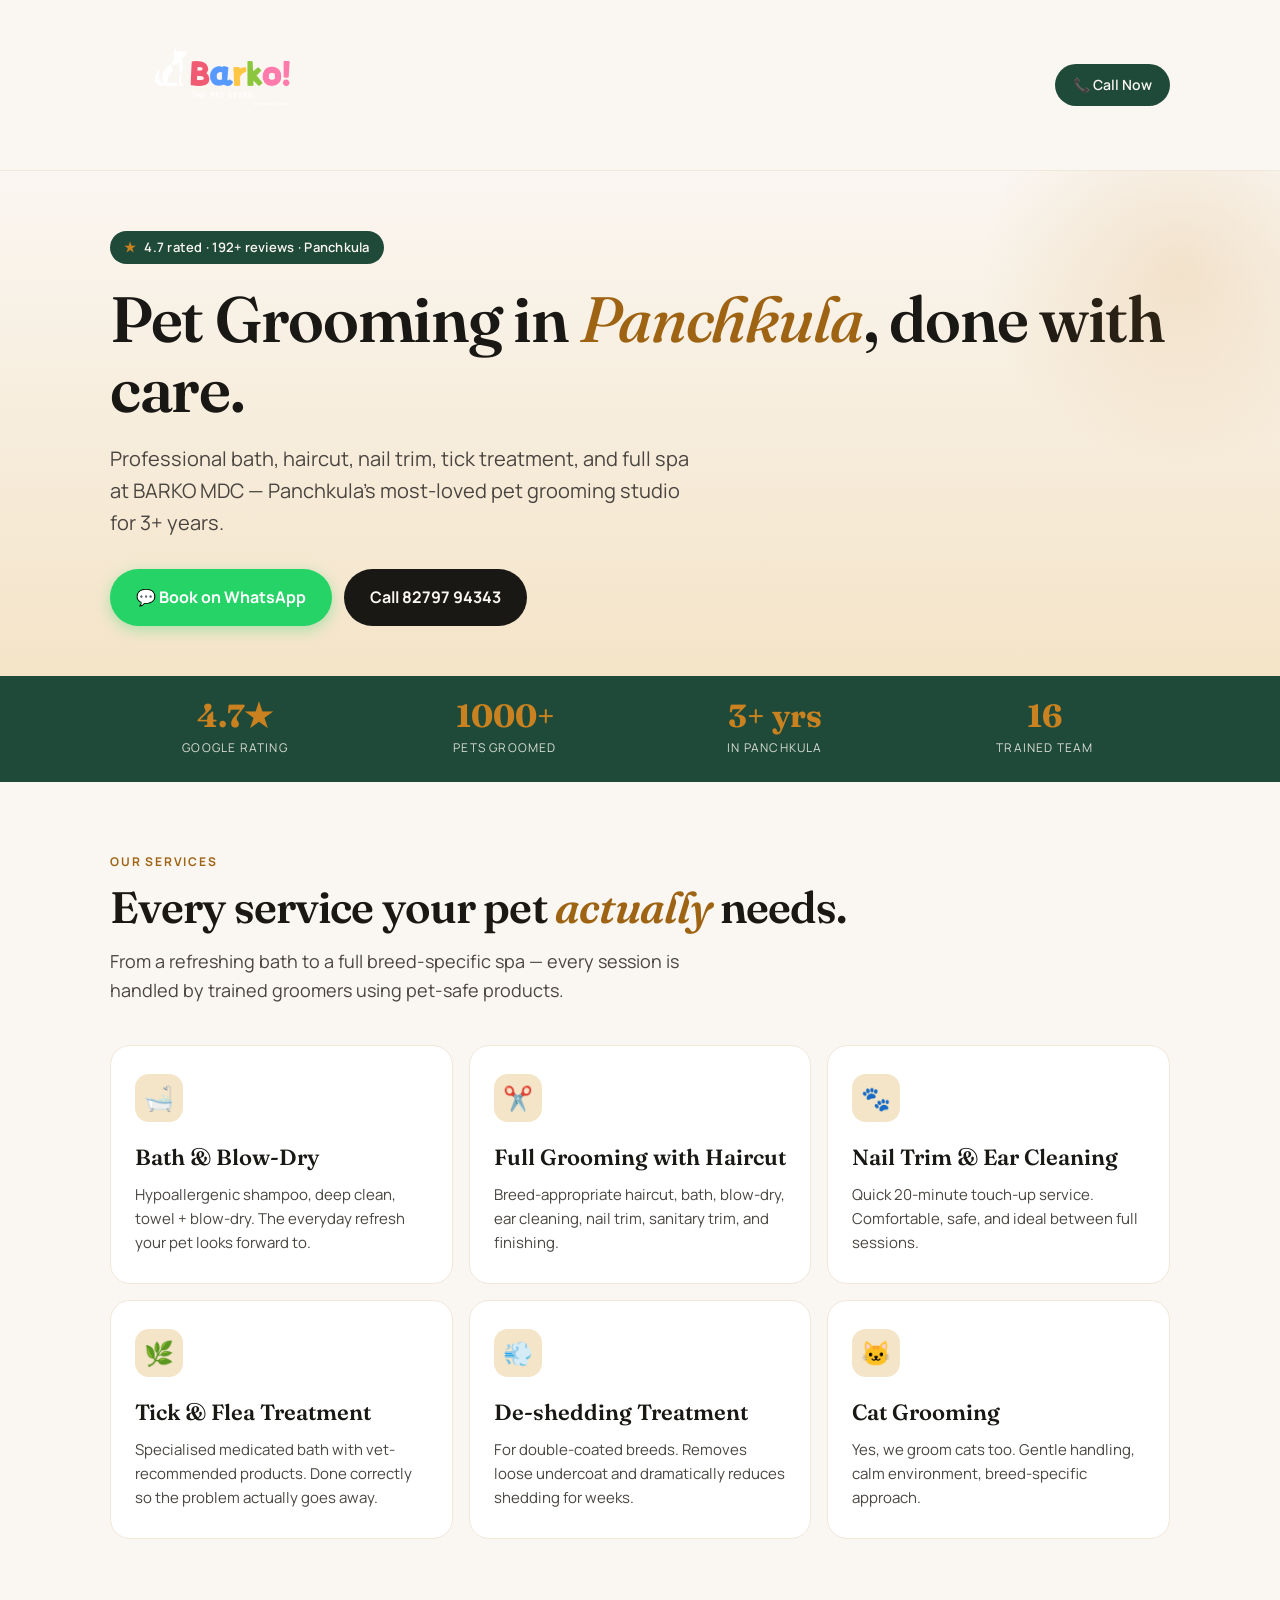
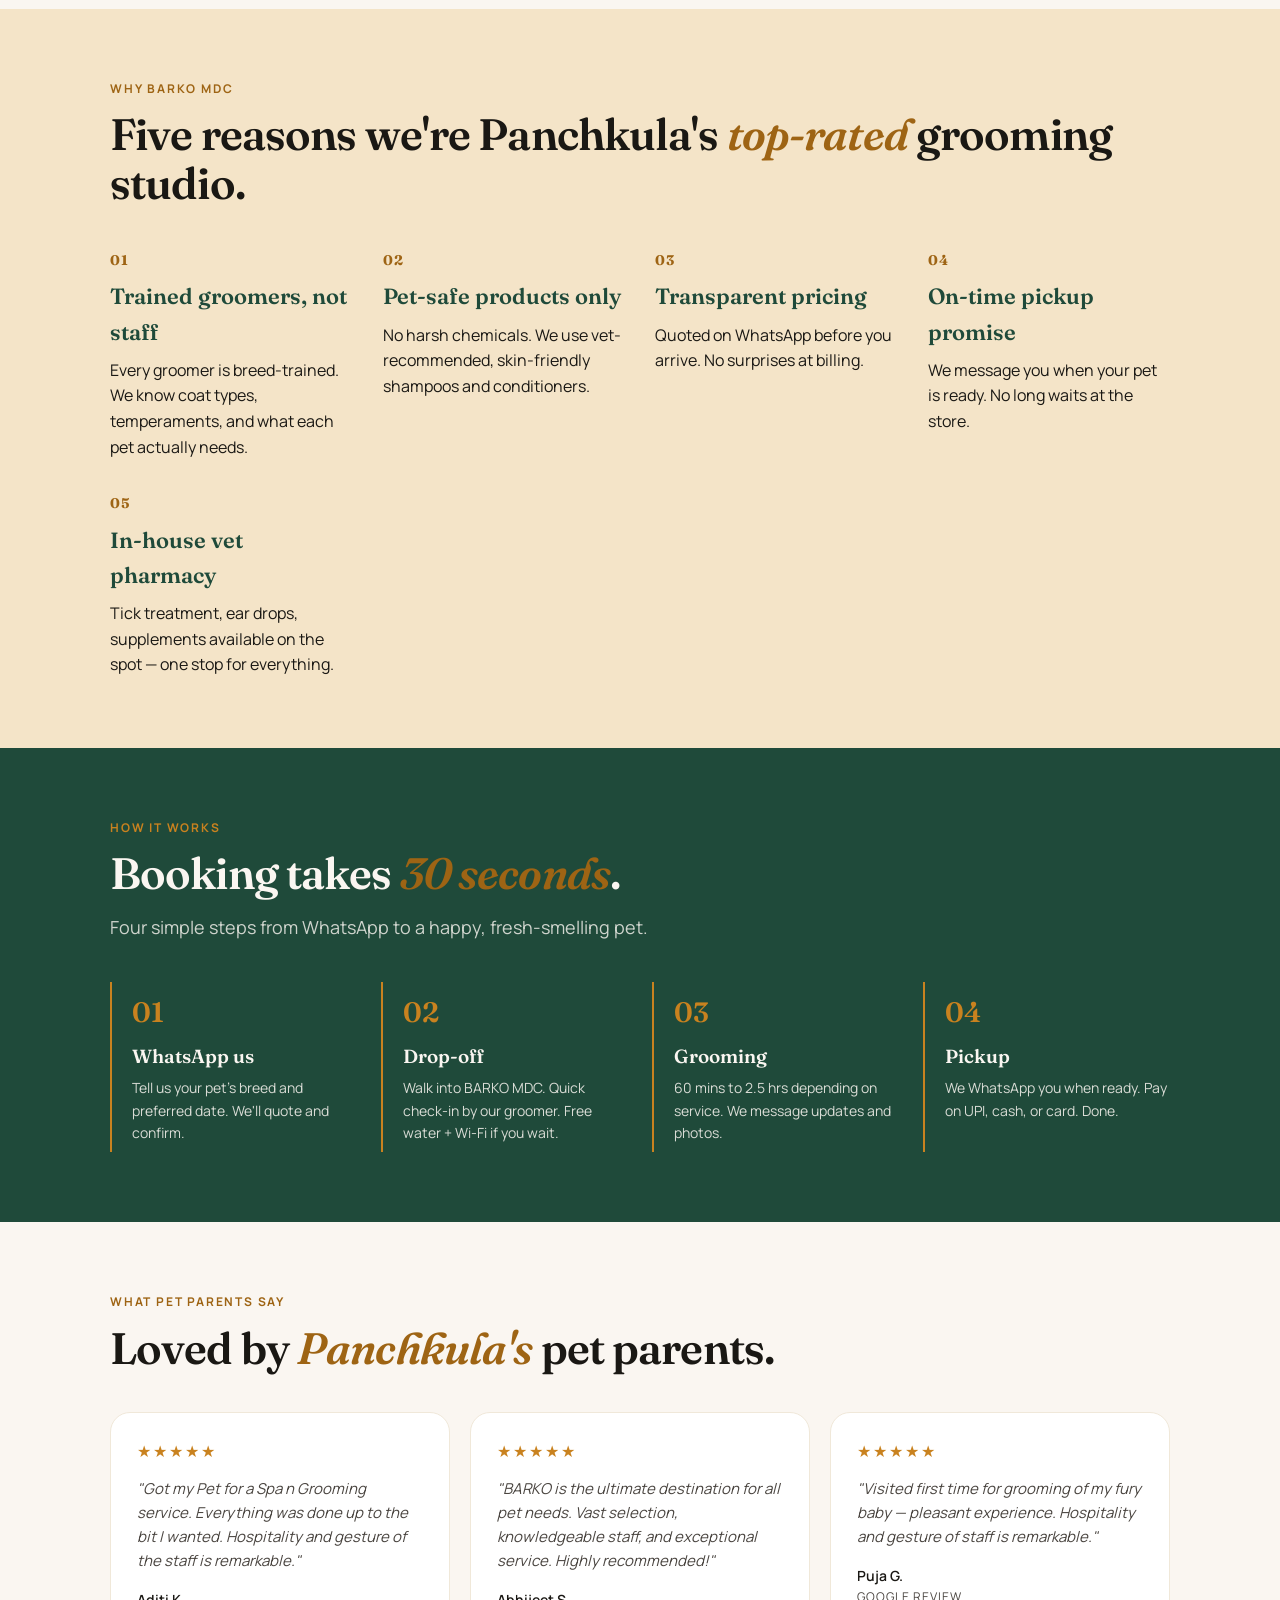
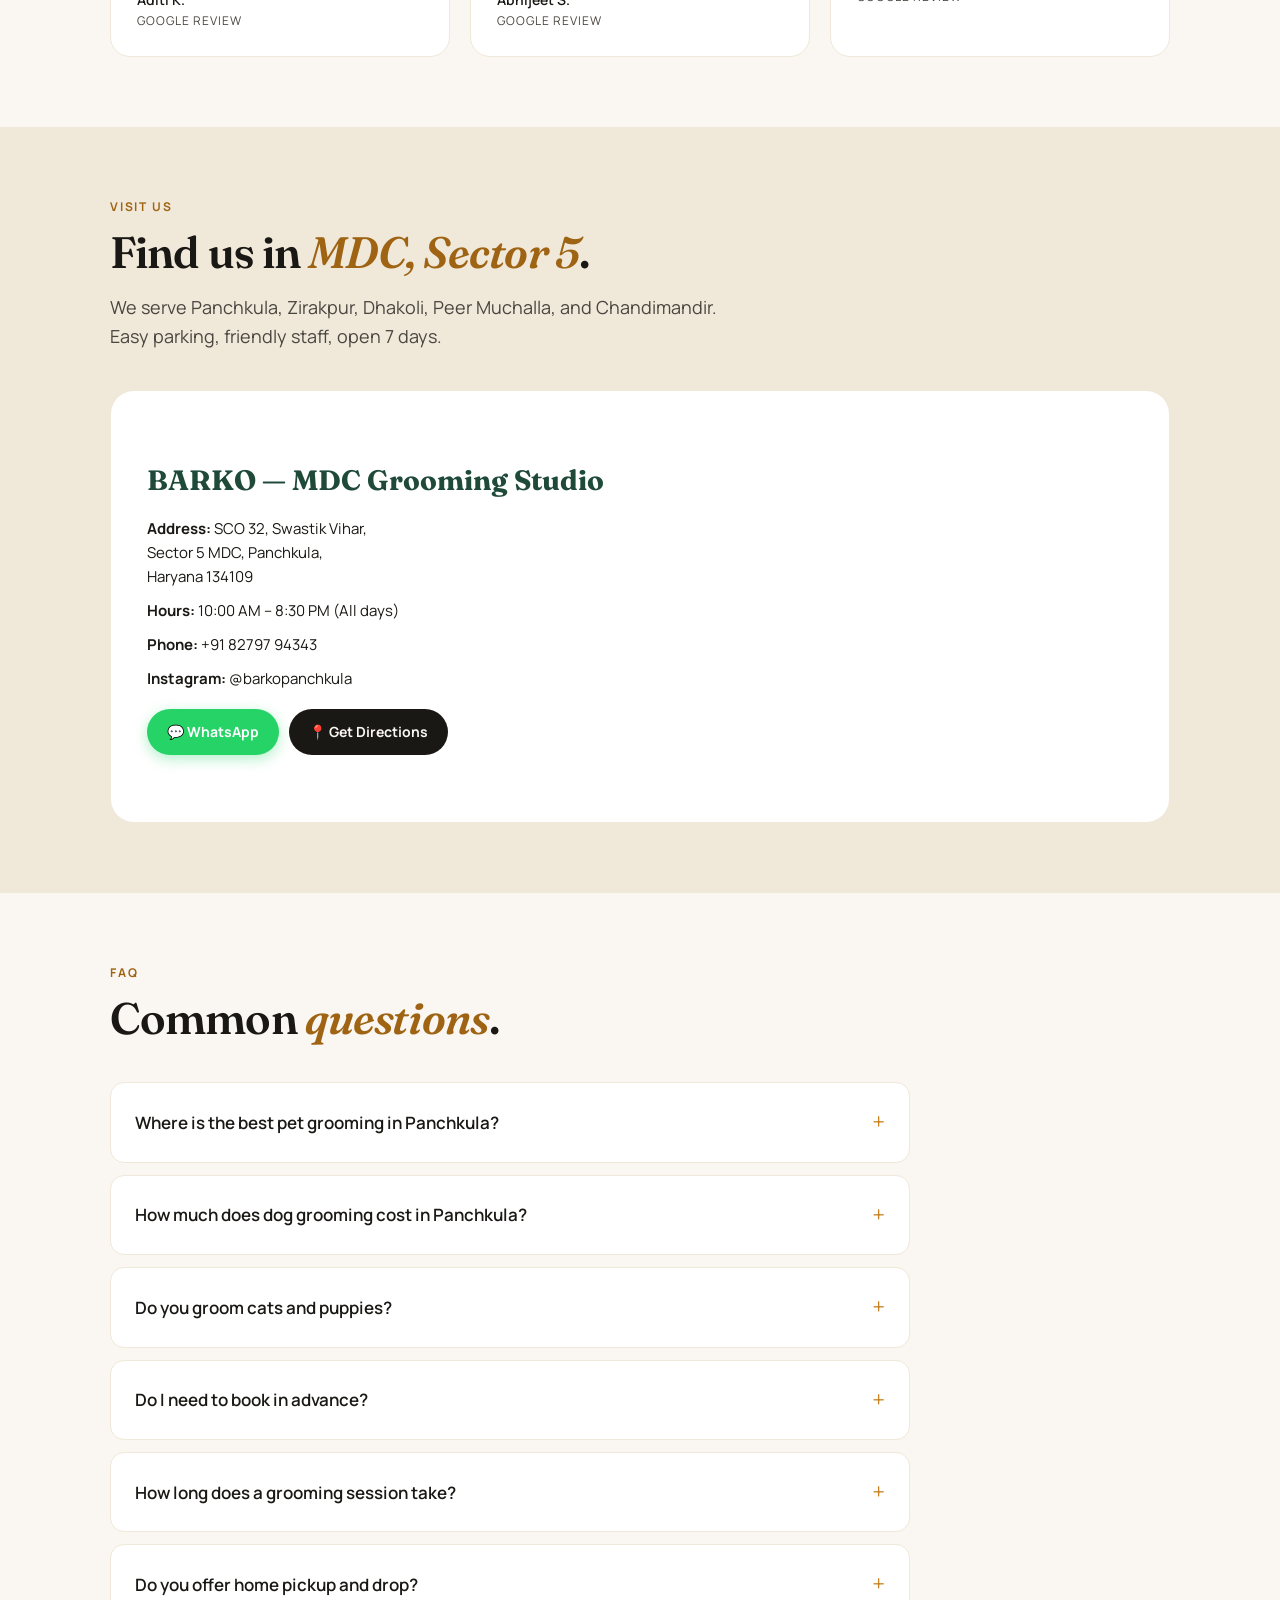
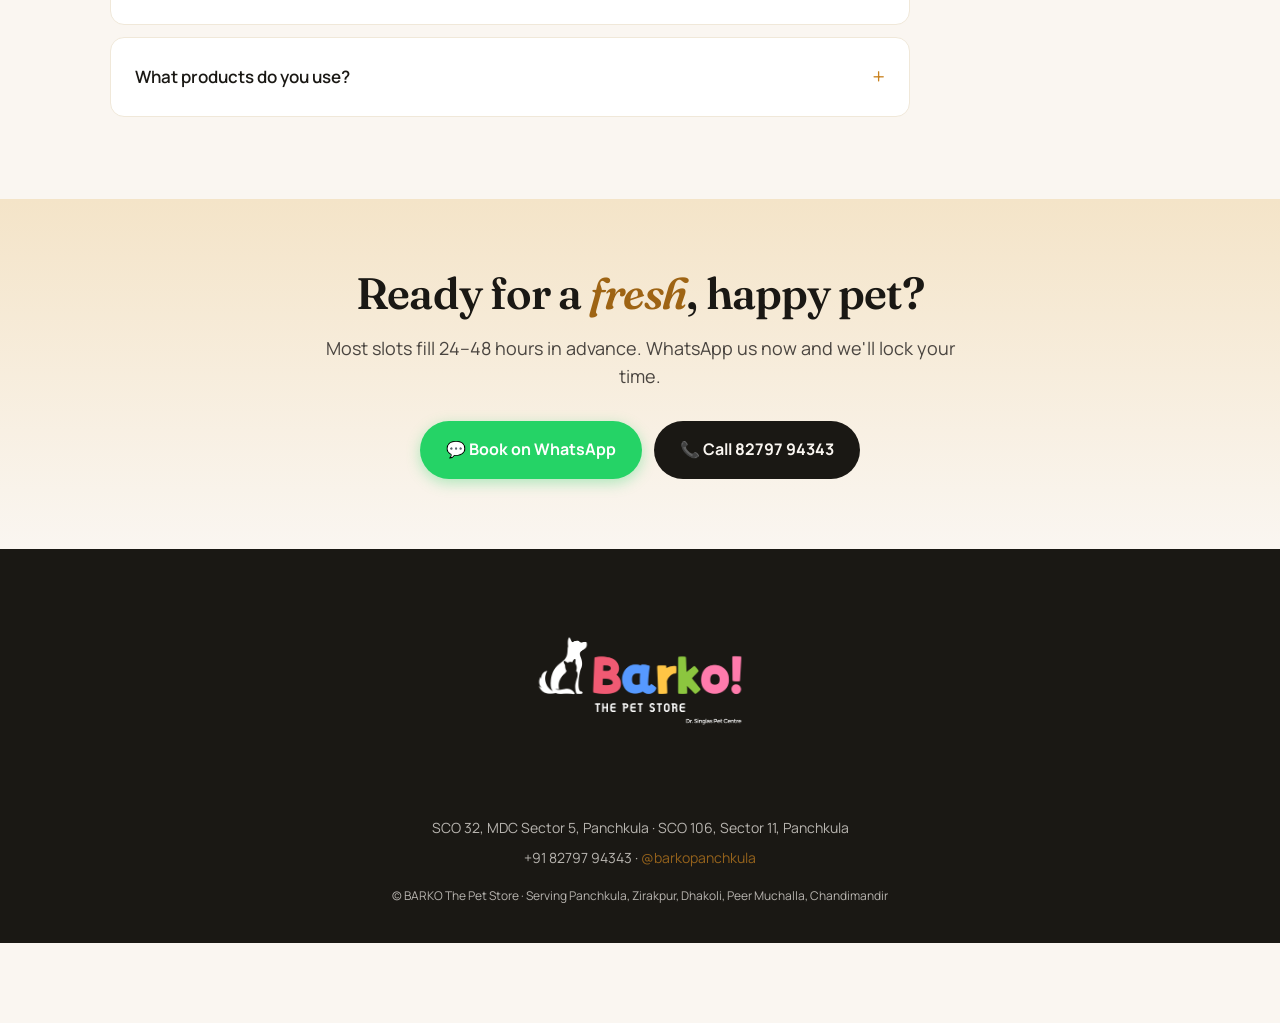
<file: grooming-panchkula/index.html>
<!DOCTYPE html>
<html lang="en">
<head>
<meta charset="UTF-8">
<meta name="viewport" content="width=device-width, initial-scale=1.0">
<title>Pet Grooming in Panchkula | BARKO Pet Spa & Grooming Studio</title>
<meta name="description" content="Professional pet grooming in Panchkula — bath, haircut, nail trim, tick treatment, full spa. 4.7★ rated, trusted by 1000+ pet parents. Book on WhatsApp.">
<link rel="canonical" href="https://barkopetstore.com/grooming-panchkula/">

<!-- Open Graph -->
<meta property="og:title" content="Pet Grooming in Panchkula | BARKO Pet Spa">
<meta property="og:description" content="Professional pet grooming at BARKO MDC — bath, haircut, nail trim, tick treatment, full spa. Trusted by Panchkula pet parents.">
<meta property="og:type" content="website">
<meta property="og:url" content="https://barkopetstore.com/grooming-panchkula/">
<meta property="og:site_name" content="BARKO The Pet Store">

<!-- Twitter -->
<meta name="twitter:card" content="summary_large_image">
<meta name="twitter:title" content="Pet Grooming in Panchkula | BARKO Pet Spa">
<meta name="twitter:description" content="Professional pet grooming in Panchkula — bath, haircut, nail trim, full spa. Book on WhatsApp.">

<!-- Keywords -->
<meta name="keywords" content="pet groomer panchkula, pet grooming panchkula, dog grooming panchkula, cat grooming panchkula, dog spa panchkula, pet bath panchkula, tick treatment panchkula, pet grooming near me, dog haircut panchkula, dog nail trim panchkula">

<!-- Fonts -->
<link rel="preconnect" href="https://fonts.googleapis.com">
<link rel="preconnect" href="https://fonts.gstatic.com" crossorigin>
<link href="https://fonts.googleapis.com/css2?family=Fraunces:opsz,wght@9..144,400;9..144,500;9..144,600;9..144,700;9..144,800&family=Manrope:wght@400;500;600;700&display=swap" rel="stylesheet">

<!-- LocalBusiness Schema -->
<script type="application/ld+json">
{
  "@context": "https://schema.org",
  "@type": "PetStore",
  "@id": "https://barkopetstore.com/grooming-panchkula/#mdc",
  "name": "BARKO The Pet Store — MDC (Grooming Studio)",
  "image": "https://barkopetstore.com/og-image.jpg",
  "url": "https://barkopetstore.com/grooming-panchkula/",
  "telephone": "+91-82797-94343",
  "priceRange": "₹₹",
  "address": {
    "@type": "PostalAddress",
    "streetAddress": "SCO 32, Swastik Vihar, Sector 5 MDC",
    "addressLocality": "Panchkula",
    "addressRegion": "Haryana",
    "postalCode": "134109",
    "addressCountry": "IN"
  },
  "geo": {
    "@type": "GeoCoordinates",
    "latitude": 30.6913,
    "longitude": 76.8615
  },
  "openingHoursSpecification": [{
    "@type": "OpeningHoursSpecification",
    "dayOfWeek": ["Monday","Tuesday","Wednesday","Thursday","Friday","Saturday","Sunday"],
    "opens": "10:00",
    "closes": "20:30"
  }],
  "areaServed": ["Panchkula","Zirakpur","Dhakoli","Peer Muchalla","Chandimandir"],
  "aggregateRating": {
    "@type": "AggregateRating",
    "ratingValue": "4.7",
    "reviewCount": "192"
  },
  "makesOffer": [
    {"@type":"Offer","itemOffered":{"@type":"Service","name":"Dog Bath & Blow-Dry"}},
    {"@type":"Offer","itemOffered":{"@type":"Service","name":"Full Grooming with Haircut"}},
    {"@type":"Offer","itemOffered":{"@type":"Service","name":"Nail Trimming & Ear Cleaning"}},
    {"@type":"Offer","itemOffered":{"@type":"Service","name":"Tick & Flea Treatment"}},
    {"@type":"Offer","itemOffered":{"@type":"Service","name":"De-shedding Treatment"}},
    {"@type":"Offer","itemOffered":{"@type":"Service","name":"Cat Grooming"}}
  ]
}
</script>

<!-- FAQ Schema -->
<script type="application/ld+json">
{
  "@context": "https://schema.org",
  "@type": "FAQPage",
  "mainEntity": [
    {
      "@type": "Question",
      "name": "Where is the best pet grooming in Panchkula?",
      "acceptedAnswer": {
        "@type": "Answer",
        "text": "BARKO The Pet Store at SCO 32, MDC Sector 5, Panchkula is one of the highest-rated pet grooming studios in the city with 4.7★ from 190+ reviews. We serve Panchkula, Zirakpur, Dhakoli, Peer Muchalla, and Chandimandir."
      }
    },
    {
      "@type": "Question",
      "name": "How much does dog grooming cost in Panchkula?",
      "acceptedAnswer": {
        "@type": "Answer",
        "text": "Grooming pricing at BARKO depends on breed, coat condition, and service. A basic bath starts from an affordable rate and full grooming with haircut is priced by coat type. WhatsApp us on 82797 94343 for a quick quote."
      }
    },
    {
      "@type": "Question",
      "name": "Do you groom cats and puppies?",
      "acceptedAnswer": {
        "@type": "Answer",
        "text": "Yes. Our trained groomers handle dogs, puppies, and cats of all breeds and coat types. We use pet-safe shampoos and breed-appropriate techniques."
      }
    },
    {
      "@type": "Question",
      "name": "Do I need to book in advance?",
      "acceptedAnswer": {
        "@type": "Answer",
        "text": "Yes, we strongly recommend booking ahead — especially on weekends. Send us a WhatsApp message with your pet's breed and preferred date/time."
      }
    },
    {
      "@type": "Question",
      "name": "How long does a grooming session take?",
      "acceptedAnswer": {
        "@type": "Answer",
        "text": "A basic bath takes 45–60 minutes. Full grooming with haircut takes 1.5–2.5 hours depending on breed and coat. We'll WhatsApp you when your pet is ready for pickup."
      }
    }
  ]
}
</script>

<style>
  :root {
    --honey: #C9821F;
    --honey-deep: #9E6414;
    --honey-soft: #F4E4C8;
    --forest: #1F4A3A;
    --forest-light: #2E6B53;
    --cream: #FAF6F1;
    --cream-deep: #F0E8D9;
    --ink: #1A1814;
    --ink-soft: #4A4540;
    --whatsapp: #25D366;
    --whatsapp-dark: #128C7E;
  }

  * { margin: 0; padding: 0; box-sizing: border-box; }

  html { scroll-behavior: smooth; }

  body {
    font-family: 'Manrope', -apple-system, BlinkMacSystemFont, sans-serif;
    background: var(--cream);
    color: var(--ink);
    line-height: 1.6;
    font-size: 16px;
    -webkit-font-smoothing: antialiased;
    padding-bottom: 80px;
  }

  .display { font-family: 'Fraunces', Georgia, serif; font-weight: 600; letter-spacing: -0.02em; line-height: 1.1; }

  .container { max-width: 1100px; margin: 0 auto; padding: 0 20px; }

  /* Header */
  header {
    background: var(--cream);
    padding: 16px 0;
    border-bottom: 1px solid var(--cream-deep);
    position: sticky;
    top: 0;
    z-index: 100;
    backdrop-filter: blur(8px);
    background: rgba(250, 246, 241, 0.95);
  }
  .nav { display: flex; justify-content: space-between; align-items: center; }
  .logo { font-family: 'Fraunces', serif; font-weight: 800; font-size: 22px; color: var(--forest); letter-spacing: -0.02em; }
  .logo span { color: var(--honey); }
  .call-btn {
    background: var(--forest);
    color: var(--cream);
    padding: 10px 18px;
    border-radius: 999px;
    text-decoration: none;
    font-weight: 600;
    font-size: 14px;
    display: inline-flex;
    align-items: center;
    gap: 6px;
    transition: transform .2s;
  }
  .call-btn:hover { transform: translateY(-1px); }

  /* Hero */
  .hero {
    padding: 60px 0 50px;
    background: linear-gradient(180deg, var(--cream) 0%, var(--honey-soft) 100%);
    position: relative;
    overflow: hidden;
  }
  .hero::before {
    content: "";
    position: absolute;
    top: -100px;
    right: -100px;
    width: 400px;
    height: 400px;
    background: radial-gradient(circle, rgba(201, 130, 31, 0.15) 0%, transparent 70%);
    border-radius: 50%;
  }
  .badge {
    display: inline-flex;
    align-items: center;
    gap: 8px;
    background: var(--forest);
    color: var(--cream);
    padding: 6px 14px;
    border-radius: 999px;
    font-size: 13px;
    font-weight: 600;
    margin-bottom: 20px;
    letter-spacing: 0.02em;
  }
  .badge::before {
    content: "★";
    color: var(--honey);
  }
  h1 {
    font-size: clamp(38px, 7vw, 64px);
    margin-bottom: 18px;
    color: var(--ink);
  }
  h1 em { font-style: italic; color: var(--honey-deep); font-weight: 500; }
  .hero-sub {
    font-size: clamp(17px, 2.5vw, 20px);
    color: var(--ink-soft);
    max-width: 580px;
    margin-bottom: 30px;
  }
  .cta-row { display: flex; gap: 12px; flex-wrap: wrap; }
  .cta {
    display: inline-flex;
    align-items: center;
    gap: 10px;
    padding: 16px 26px;
    border-radius: 999px;
    text-decoration: none;
    font-weight: 700;
    font-size: 16px;
    transition: all .2s;
  }
  .cta-primary { background: var(--whatsapp); color: white; box-shadow: 0 4px 14px rgba(37, 211, 102, 0.35); }
  .cta-primary:hover { background: var(--whatsapp-dark); transform: translateY(-2px); }
  .cta-secondary { background: var(--ink); color: var(--cream); }
  .cta-secondary:hover { transform: translateY(-2px); }

  /* Trust strip */
  .trust {
    background: var(--forest);
    color: var(--cream);
    padding: 24px 0;
  }
  .trust-grid {
    display: grid;
    grid-template-columns: repeat(4, 1fr);
    gap: 20px;
    text-align: center;
  }
  .trust-num {
    font-family: 'Fraunces', serif;
    font-size: 32px;
    font-weight: 700;
    color: var(--honey);
    line-height: 1;
  }
  .trust-label {
    font-size: 12px;
    text-transform: uppercase;
    letter-spacing: 0.1em;
    margin-top: 6px;
    opacity: 0.85;
  }

  /* Section */
  section { padding: 70px 0; }
  .eyebrow {
    font-size: 12px;
    text-transform: uppercase;
    letter-spacing: 0.15em;
    color: var(--honey-deep);
    font-weight: 700;
    margin-bottom: 12px;
  }
  h2 {
    font-family: 'Fraunces', serif;
    font-size: clamp(30px, 5vw, 44px);
    font-weight: 600;
    letter-spacing: -0.02em;
    line-height: 1.15;
    margin-bottom: 16px;
    color: var(--ink);
  }
  h2 em { font-style: italic; color: var(--honey-deep); }
  .lead { font-size: 18px; color: var(--ink-soft); max-width: 640px; margin-bottom: 40px; }

  /* Services grid */
  .services {
    display: grid;
    grid-template-columns: repeat(auto-fit, minmax(260px, 1fr));
    gap: 16px;
  }
  .service-card {
    background: white;
    border: 1px solid var(--cream-deep);
    border-radius: 20px;
    padding: 28px 24px;
    transition: all .3s;
  }
  .service-card:hover {
    transform: translateY(-4px);
    border-color: var(--honey);
    box-shadow: 0 12px 30px rgba(26, 24, 20, 0.08);
  }
  .service-icon {
    width: 48px;
    height: 48px;
    background: var(--honey-soft);
    border-radius: 14px;
    display: flex;
    align-items: center;
    justify-content: center;
    font-size: 24px;
    margin-bottom: 18px;
  }
  .service-card h3 {
    font-family: 'Fraunces', serif;
    font-size: 22px;
    font-weight: 600;
    margin-bottom: 8px;
    color: var(--ink);
  }
  .service-card p { color: var(--ink-soft); font-size: 15px; }

  /* Why us */
  .why {
    background: var(--honey-soft);
  }
  .why-grid {
    display: grid;
    grid-template-columns: repeat(auto-fit, minmax(240px, 1fr));
    gap: 30px;
    margin-top: 40px;
  }
  .why-item h3 {
    font-family: 'Fraunces', serif;
    font-size: 22px;
    font-weight: 600;
    margin-bottom: 8px;
    color: var(--forest);
  }
  .why-num {
    display: inline-block;
    font-family: 'Fraunces', serif;
    font-size: 14px;
    color: var(--honey-deep);
    font-weight: 700;
    margin-bottom: 8px;
    letter-spacing: 0.1em;
  }

  /* Process */
  .process { background: var(--forest); color: var(--cream); }
  .process .eyebrow { color: var(--honey); }
  .process h2 { color: var(--cream); }
  .process .lead { color: rgba(250, 246, 241, 0.8); }
  .steps {
    display: grid;
    grid-template-columns: repeat(auto-fit, minmax(220px, 1fr));
    gap: 24px;
    margin-top: 30px;
  }
  .step {
    border-left: 2px solid var(--honey);
    padding: 8px 0 8px 20px;
  }
  .step-num {
    font-family: 'Fraunces', serif;
    font-size: 28px;
    color: var(--honey);
    font-weight: 600;
  }
  .step h3 {
    font-family: 'Fraunces', serif;
    font-size: 19px;
    margin: 6px 0 6px;
    font-weight: 600;
  }
  .step p { font-size: 14px; opacity: 0.85; }

  /* Reviews */
  .reviews-grid {
    display: grid;
    grid-template-columns: repeat(auto-fit, minmax(280px, 1fr));
    gap: 20px;
    margin-top: 40px;
  }
  .review {
    background: white;
    border-radius: 20px;
    padding: 26px;
    border: 1px solid var(--cream-deep);
  }
  .stars { color: var(--honey); margin-bottom: 12px; letter-spacing: 2px; }
  .review p { font-style: italic; color: var(--ink-soft); margin-bottom: 16px; font-size: 15px; }
  .review-author { font-weight: 600; font-size: 14px; }
  .review-meta { font-size: 12px; color: var(--ink-soft); text-transform: uppercase; letter-spacing: 0.08em; }

  /* Location */
  .location {
    background: white;
    border: 1px solid var(--cream-deep);
    border-radius: 24px;
    padding: 36px;
    display: grid;
    grid-template-columns: 1fr 1fr;
    gap: 30px;
    align-items: center;
    margin-top: 30px;
  }
  .location-info h3 {
    font-family: 'Fraunces', serif;
    font-size: 28px;
    color: var(--forest);
    margin-bottom: 14px;
  }
  .location-info p { margin-bottom: 10px; font-size: 15px; }
  .location-info strong { color: var(--ink); }
  .location-cta { margin-top: 18px; display: flex; gap: 10px; flex-wrap: wrap; }
  .map-wrap {
    border-radius: 16px;
    overflow: hidden;
    aspect-ratio: 4/3;
  }
  .map-wrap iframe { width: 100%; height: 100%; border: 0; }

  /* FAQ */
  .faq-list { max-width: 800px; margin-top: 40px; }
  details {
    background: white;
    border: 1px solid var(--cream-deep);
    border-radius: 14px;
    padding: 20px 24px;
    margin-bottom: 12px;
    cursor: pointer;
    transition: all .2s;
  }
  details:hover { border-color: var(--honey); }
  details[open] { border-color: var(--honey); }
  summary {
    font-weight: 600;
    font-size: 17px;
    color: var(--ink);
    list-style: none;
    display: flex;
    justify-content: space-between;
    align-items: center;
  }
  summary::-webkit-details-marker { display: none; }
  summary::after {
    content: "+";
    font-family: 'Fraunces', serif;
    font-size: 24px;
    color: var(--honey);
    transition: transform .2s;
  }
  details[open] summary::after { content: "−"; }
  details p {
    margin-top: 14px;
    color: var(--ink-soft);
    font-size: 15px;
    line-height: 1.65;
  }

  /* Final CTA */
  .final-cta {
    text-align: center;
    background: linear-gradient(180deg, var(--honey-soft) 0%, var(--cream) 100%);
  }
  .final-cta h2 { max-width: 700px; margin-left: auto; margin-right: auto; }
  .final-cta .cta-row { justify-content: center; margin-top: 30px; }

  /* Footer */
  footer {
    background: var(--ink);
    color: var(--cream);
    padding: 40px 0 30px;
    text-align: center;
  }
  footer .logo { color: var(--cream); margin-bottom: 14px; display: block; }
  footer p { font-size: 14px; opacity: 0.7; margin-bottom: 8px; }
  footer a { color: var(--honey); text-decoration: none; }

  /* Sticky CTA bar mobile */
  .sticky-cta {
    position: fixed;
    bottom: 0;
    left: 0;
    right: 0;
    background: white;
    padding: 12px 16px;
    border-top: 1px solid var(--cream-deep);
    z-index: 200;
    display: none;
    gap: 8px;
    box-shadow: 0 -4px 20px rgba(0,0,0,0.08);
  }
  .sticky-cta a {
    flex: 1;
    padding: 14px;
    text-align: center;
    border-radius: 12px;
    text-decoration: none;
    font-weight: 700;
    font-size: 15px;
  }
  .sticky-wa { background: var(--whatsapp); color: white; }
  .sticky-call { background: var(--forest); color: white; }

  /* Responsive */
  @media (max-width: 768px) {
    .trust-grid { grid-template-columns: repeat(2, 1fr); gap: 24px; }
    .location { grid-template-columns: 1fr; padding: 24px; }
    .sticky-cta { display: flex; }
    section { padding: 50px 0; }
    .hero { padding: 40px 0 50px; }
  }
</style>
</head>
<body>

<header>
  <div class="container nav">
    <a href="https://barkopetstore.com" class="logo"><img src="../images/logo-light.png" alt="Barko Logo" style="height:128px; width:auto; object-fit:contain; margin-right:8px;"></a>
    <a href="tel:+918279794343" class="call-btn">📞 Call Now</a>
  </div>
</header>

<section class="hero">
  <div class="container">
    <span class="badge">4.7 rated · 192+ reviews · Panchkula</span>
    <h1 class="display">Pet Grooming in <em>Panchkula</em>, done with care.</h1>
    <p class="hero-sub">Professional bath, haircut, nail trim, tick treatment, and full spa at BARKO MDC — Panchkula's most-loved pet grooming studio for 3+ years.</p>
    <div class="cta-row">
      <a href="https://wa.me/918279794343?text=Hi%20BARKO%2C%20I%27d%20like%20to%20book%20a%20grooming%20session%20at%20your%20MDC%20store.%20My%20pet%20is%20a%20" class="cta cta-primary">
        💬 Book on WhatsApp
      </a>
      <a href="tel:+918279794343" class="cta cta-secondary">
        Call 82797 94343
      </a>
    </div>
  </div>
</section>

<div class="trust">
  <div class="container trust-grid">
    <div>
      <div class="trust-num">4.7★</div>
      <div class="trust-label">Google Rating</div>
    </div>
    <div>
      <div class="trust-num">1000+</div>
      <div class="trust-label">Pets Groomed</div>
    </div>
    <div>
      <div class="trust-num">3+ yrs</div>
      <div class="trust-label">In Panchkula</div>
    </div>
    <div>
      <div class="trust-num">16</div>
      <div class="trust-label">Trained Team</div>
    </div>
  </div>
</div>

<section>
  <div class="container">
    <div class="eyebrow">Our Services</div>
    <h2 class="display">Every service your pet <em>actually</em> needs.</h2>
    <p class="lead">From a refreshing bath to a full breed-specific spa — every session is handled by trained groomers using pet-safe products.</p>
    <div class="services">
      <div class="service-card">
        <div class="service-icon">🛁</div>
        <h3>Bath & Blow-Dry</h3>
        <p>Hypoallergenic shampoo, deep clean, towel + blow-dry. The everyday refresh your pet looks forward to.</p>
      </div>
      <div class="service-card">
        <div class="service-icon">✂️</div>
        <h3>Full Grooming with Haircut</h3>
        <p>Breed-appropriate haircut, bath, blow-dry, ear cleaning, nail trim, sanitary trim, and finishing.</p>
      </div>
      <div class="service-card">
        <div class="service-icon">🐾</div>
        <h3>Nail Trim & Ear Cleaning</h3>
        <p>Quick 20-minute touch-up service. Comfortable, safe, and ideal between full sessions.</p>
      </div>
      <div class="service-card">
        <div class="service-icon">🌿</div>
        <h3>Tick & Flea Treatment</h3>
        <p>Specialised medicated bath with vet-recommended products. Done correctly so the problem actually goes away.</p>
      </div>
      <div class="service-card">
        <div class="service-icon">💨</div>
        <h3>De-shedding Treatment</h3>
        <p>For double-coated breeds. Removes loose undercoat and dramatically reduces shedding for weeks.</p>
      </div>
      <div class="service-card">
        <div class="service-icon">🐱</div>
        <h3>Cat Grooming</h3>
        <p>Yes, we groom cats too. Gentle handling, calm environment, breed-specific approach.</p>
      </div>
    </div>
  </div>
</section>

<section class="why">
  <div class="container">
    <div class="eyebrow">Why BARKO MDC</div>
    <h2 class="display">Five reasons we're Panchkula's <em>top-rated</em> grooming studio.</h2>
    <div class="why-grid">
      <div class="why-item">
        <div class="why-num">01</div>
        <h3>Trained groomers, not staff</h3>
        <p>Every groomer is breed-trained. We know coat types, temperaments, and what each pet actually needs.</p>
      </div>
      <div class="why-item">
        <div class="why-num">02</div>
        <h3>Pet-safe products only</h3>
        <p>No harsh chemicals. We use vet-recommended, skin-friendly shampoos and conditioners.</p>
      </div>
      <div class="why-item">
        <div class="why-num">03</div>
        <h3>Transparent pricing</h3>
        <p>Quoted on WhatsApp before you arrive. No surprises at billing.</p>
      </div>
      <div class="why-item">
        <div class="why-num">04</div>
        <h3>On-time pickup promise</h3>
        <p>We message you when your pet is ready. No long waits at the store.</p>
      </div>
      <div class="why-item">
        <div class="why-num">05</div>
        <h3>In-house vet pharmacy</h3>
        <p>Tick treatment, ear drops, supplements available on the spot — one stop for everything.</p>
      </div>
    </div>
  </div>
</section>

<section class="process">
  <div class="container">
    <div class="eyebrow">How it works</div>
    <h2 class="display">Booking takes <em>30 seconds</em>.</h2>
    <p class="lead">Four simple steps from WhatsApp to a happy, fresh-smelling pet.</p>
    <div class="steps">
      <div class="step">
        <div class="step-num">01</div>
        <h3>WhatsApp us</h3>
        <p>Tell us your pet's breed and preferred date. We'll quote and confirm.</p>
      </div>
      <div class="step">
        <div class="step-num">02</div>
        <h3>Drop-off</h3>
        <p>Walk into BARKO MDC. Quick check-in by our groomer. Free water + Wi-Fi if you wait.</p>
      </div>
      <div class="step">
        <div class="step-num">03</div>
        <h3>Grooming</h3>
        <p>60 mins to 2.5 hrs depending on service. We message updates and photos.</p>
      </div>
      <div class="step">
        <div class="step-num">04</div>
        <h3>Pickup</h3>
        <p>We WhatsApp you when ready. Pay on UPI, cash, or card. Done.</p>
      </div>
    </div>
  </div>
</section>

<section>
  <div class="container">
    <div class="eyebrow">What pet parents say</div>
    <h2 class="display">Loved by <em>Panchkula's</em> pet parents.</h2>
    <div class="reviews-grid">
      <div class="review">
        <div class="stars">★★★★★</div>
        <p>"Got my Pet for a Spa n Grooming service. Everything was done up to the bit I wanted. Hospitality and gesture of the staff is remarkable."</p>
        <div class="review-author">Aditi K.</div>
        <div class="review-meta">Google Review</div>
      </div>
      <div class="review">
        <div class="stars">★★★★★</div>
        <p>"BARKO is the ultimate destination for all pet needs. Vast selection, knowledgeable staff, and exceptional service. Highly recommended!"</p>
        <div class="review-author">Abhijeet S.</div>
        <div class="review-meta">Google Review</div>
      </div>
      <div class="review">
        <div class="stars">★★★★★</div>
        <p>"Visited first time for grooming of my fury baby — pleasant experience. Hospitality and gesture of staff is remarkable."</p>
        <div class="review-author">Puja G.</div>
        <div class="review-meta">Google Review</div>
      </div>
    </div>
  </div>
</section>

<section style="background: var(--cream-deep);">
  <div class="container">
    <div class="eyebrow">Visit us</div>
    <h2 class="display">Find us in <em>MDC, Sector 5</em>.</h2>
    <p class="lead">We serve Panchkula, Zirakpur, Dhakoli, Peer Muchalla, and Chandimandir. Easy parking, friendly staff, open 7 days.</p>
    <div class="location">
      <div class="location-info">
        <h3>BARKO — MDC Grooming Studio</h3>
        <p><strong>Address:</strong> SCO 32, Swastik Vihar,<br>Sector 5 MDC, Panchkula,<br>Haryana 134109</p>
        <p><strong>Hours:</strong> 10:00 AM – 8:30 PM (All days)</p>
        <p><strong>Phone:</strong> +91 82797 94343</p>
        <p><strong>Instagram:</strong> @barkopanchkula</p>
        <div class="location-cta">
          <a href="https://wa.me/918279794343?text=Hi%20BARKO%2C%20I%27d%20like%20to%20book%20a%20grooming%20session%20at%20your%20MDC%20store." class="cta cta-primary" style="padding: 12px 20px; font-size: 14px;">💬 WhatsApp</a>
          <a href="https://maps.google.com/?q=BARKO+The+Pet+Store+MDC+Sector+5+Panchkula" class="cta cta-secondary" style="padding: 12px 20px; font-size: 14px;">📍 Get Directions</a>
        </div>
      </div>
      <div class="map-wrap">
        <iframe src="https://www.google.com/maps?q=SCO+32+Swastik+Vihar+Sector+5+MDC+Panchkula&output=embed" loading="lazy"></iframe>
      </div>
    </div>
  </div>
</section>

<section>
  <div class="container">
    <div class="eyebrow">FAQ</div>
    <h2 class="display">Common <em>questions</em>.</h2>
    <div class="faq-list">
      <details>
        <summary>Where is the best pet grooming in Panchkula?</summary>
        <p>BARKO The Pet Store at SCO 32, MDC Sector 5, Panchkula is one of the highest-rated pet grooming studios in the city with 4.7★ from 190+ Google reviews. We serve Panchkula, Zirakpur, Dhakoli, Peer Muchalla, and Chandimandir.</p>
      </details>
      <details>
        <summary>How much does dog grooming cost in Panchkula?</summary>
        <p>Grooming pricing depends on breed, coat condition, and the service you choose. A basic bath is affordable; full grooming with haircut is priced by coat type. WhatsApp us on 82797 94343 with your pet's breed for a quick quote.</p>
      </details>
      <details>
        <summary>Do you groom cats and puppies?</summary>
        <p>Yes. Our trained groomers handle dogs, puppies, and cats of all breeds and coat types. We use pet-safe shampoos and breed-appropriate techniques.</p>
      </details>
      <details>
        <summary>Do I need to book in advance?</summary>
        <p>We strongly recommend booking ahead — especially on weekends. Send us a WhatsApp message with your pet's breed and preferred date and time, and we'll confirm a slot.</p>
      </details>
      <details>
        <summary>How long does a grooming session take?</summary>
        <p>A basic bath takes 45–60 minutes. Full grooming with haircut takes 1.5–2.5 hours depending on breed and coat condition. We'll WhatsApp you when your pet is ready for pickup.</p>
      </details>
      <details>
        <summary>Do you offer home pickup and drop?</summary>
        <p>WhatsApp us — depending on your area in Panchkula or Zirakpur, we can arrange pickup and drop for an additional charge.</p>
      </details>
      <details>
        <summary>What products do you use?</summary>
        <p>Vet-recommended, pet-safe, skin-friendly shampoos and conditioners. We adjust products based on your pet's coat type, skin sensitivity, and any specific concerns like ticks or allergies.</p>
      </details>
    </div>
  </div>
</section>

<section class="final-cta">
  <div class="container">
    <h2 class="display">Ready for a <em>fresh</em>, happy pet?</h2>
    <p class="lead" style="margin: 16px auto 0;">Most slots fill 24–48 hours in advance. WhatsApp us now and we'll lock your time.</p>
    <div class="cta-row">
      <a href="https://wa.me/918279794343?text=Hi%20BARKO%2C%20I%27d%20like%20to%20book%20a%20grooming%20session%20at%20your%20MDC%20store.%20My%20pet%20is%20a%20" class="cta cta-primary">💬 Book on WhatsApp</a>
      <a href="tel:+918279794343" class="cta cta-secondary">📞 Call 82797 94343</a>
    </div>
  </div>
</section>

<footer>
  <div class="container">
    <a href="https://barkopetstore.com" class="logo"><img src="../images/logo-light.png" alt="Barko Logo" style="height:192px; width:auto; object-fit:contain; margin-bottom:12px;"></a>
    <p>SCO 32, MDC Sector 5, Panchkula · SCO 106, Sector 11, Panchkula</p>
    <p>+91 82797 94343 · <a href="https://instagram.com/barkopanchkula">@barkopanchkula</a></p>
    <p style="margin-top: 16px; font-size: 12px;">© BARKO The Pet Store · Serving Panchkula, Zirakpur, Dhakoli, Peer Muchalla, Chandimandir</p>
  </div>
</footer>

<div class="sticky-cta">
  <a href="tel:+918279794343" class="sticky-call">📞 Call</a>
  <a href="https://wa.me/918279794343?text=Hi%20BARKO%2C%20I%27d%20like%20to%20book%20a%20grooming%20session%20at%20your%20MDC%20store." class="sticky-wa">💬 WhatsApp</a>
</div>

</body>
</html>
</file>
